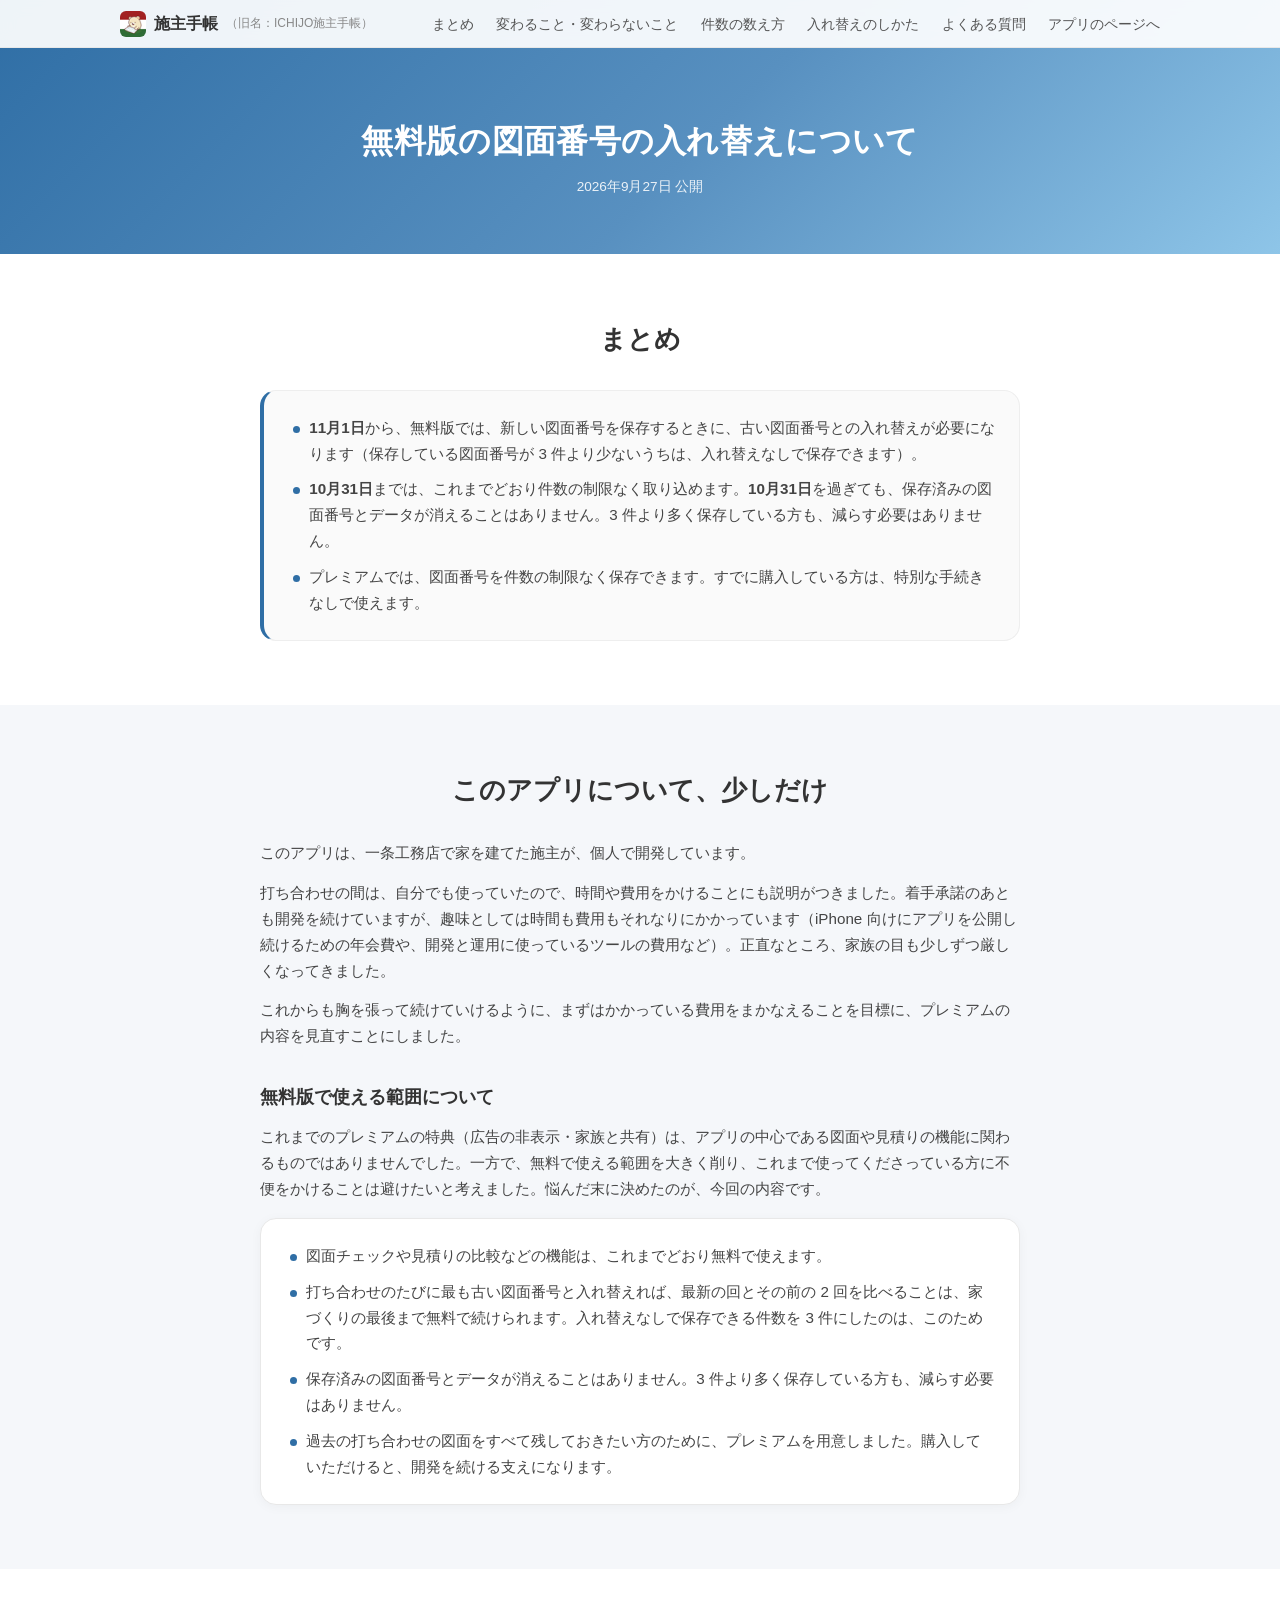
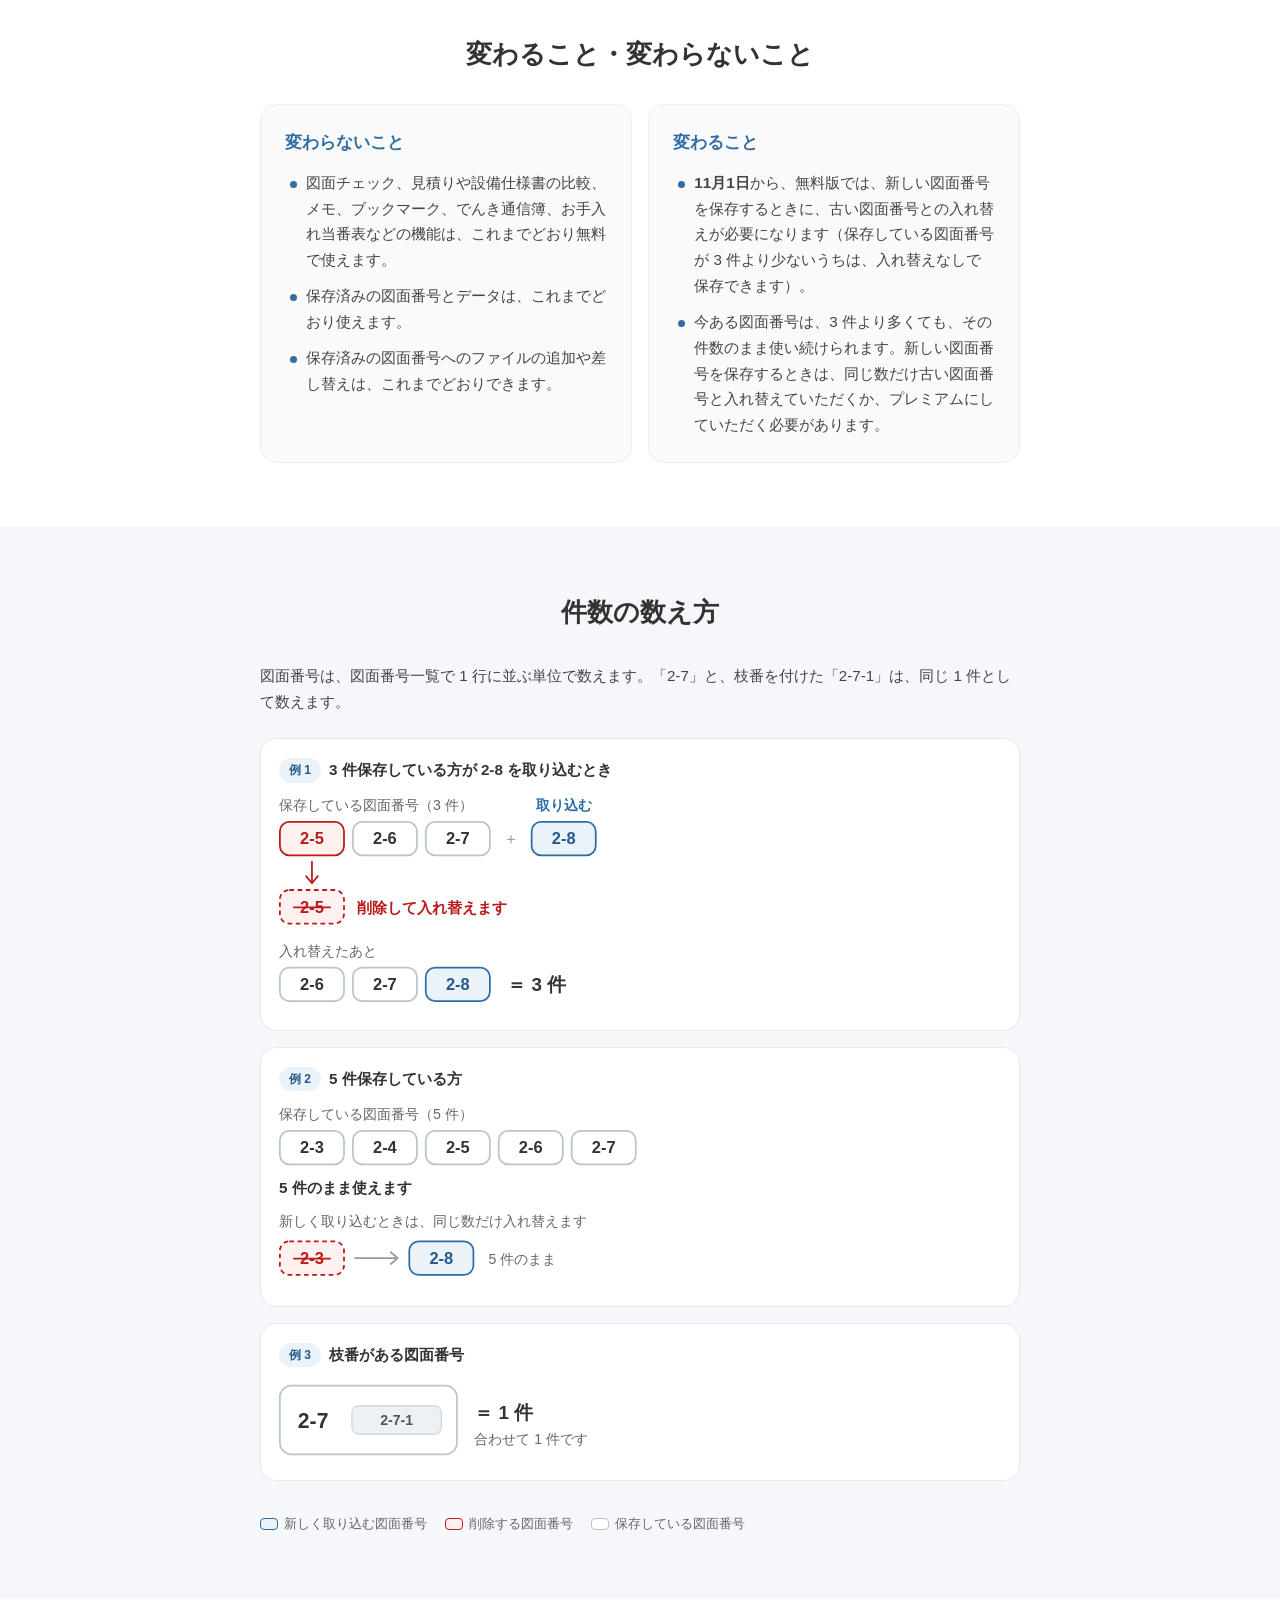
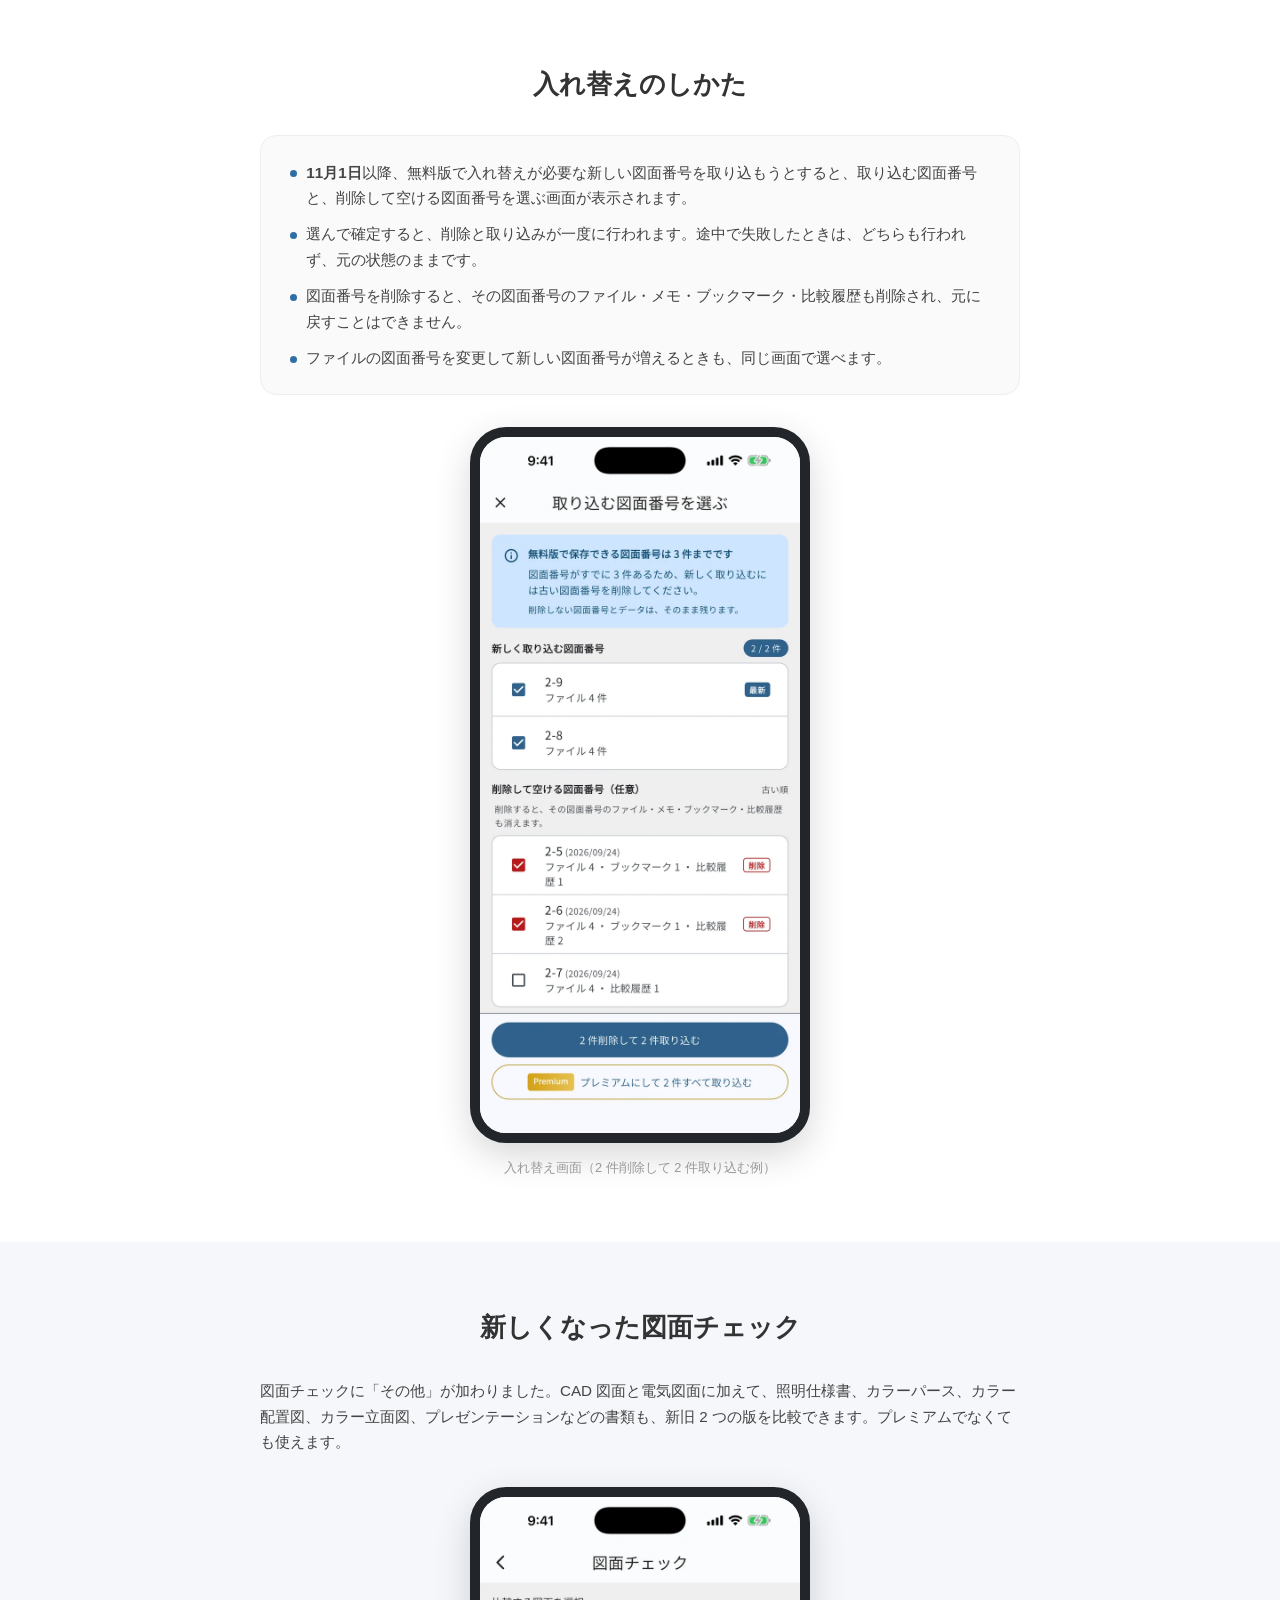
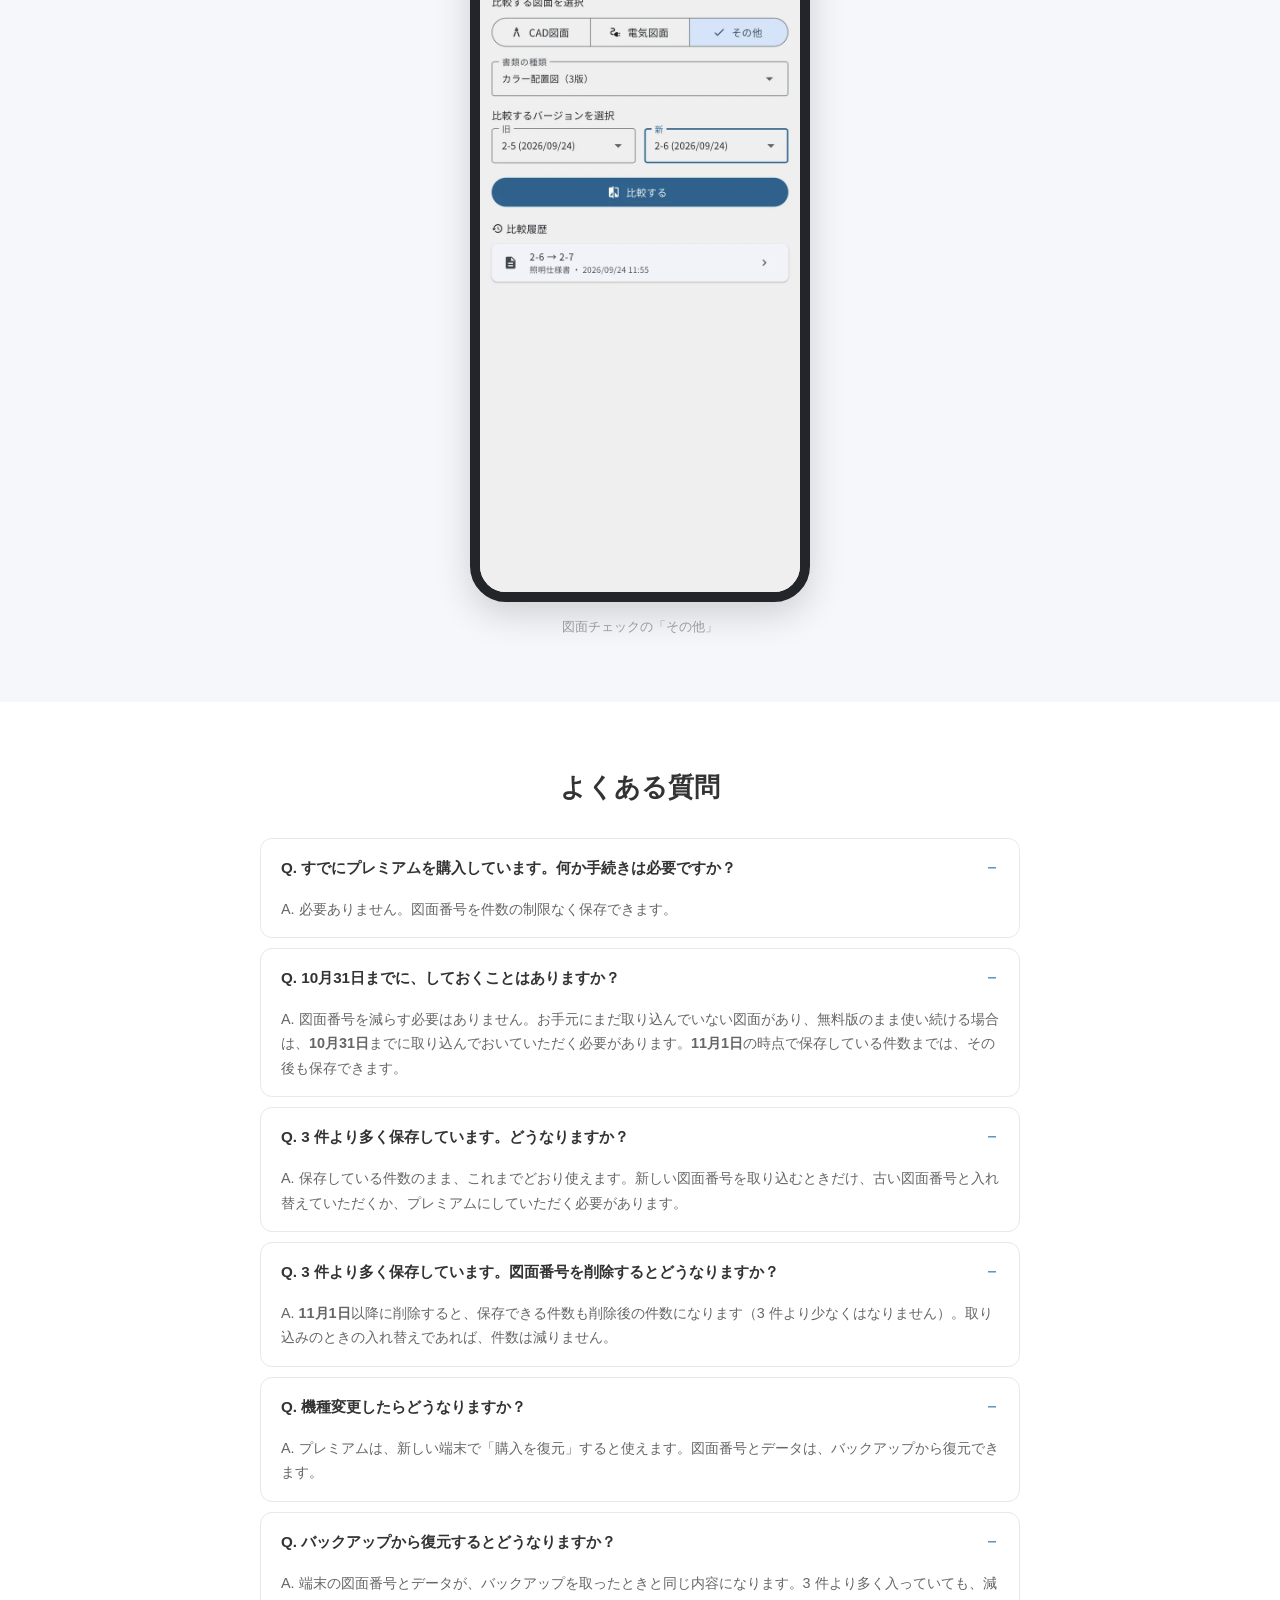
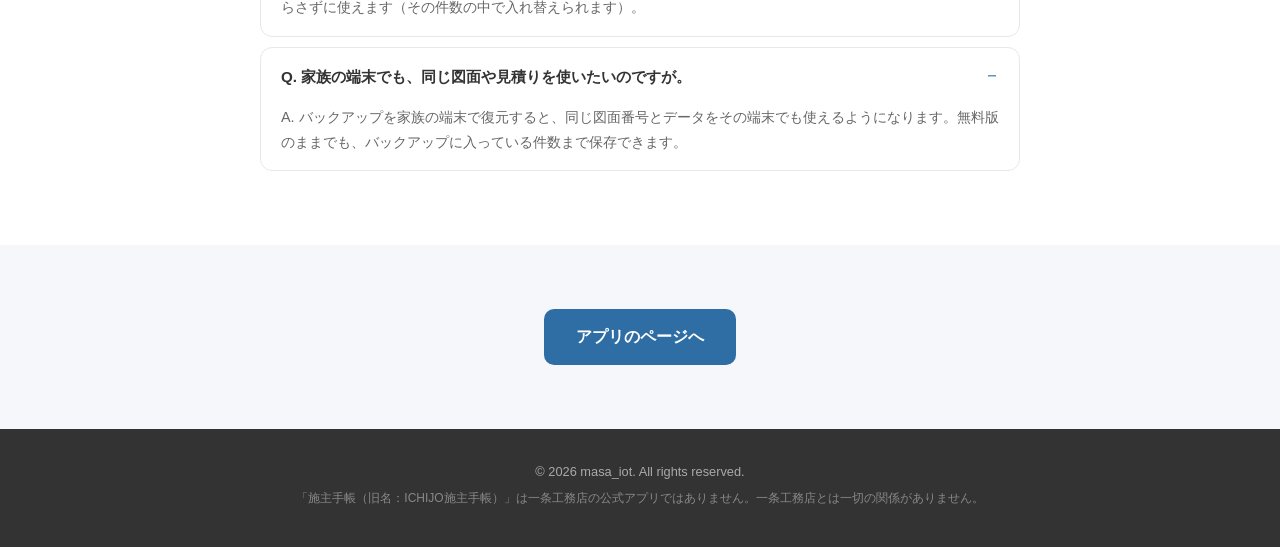
<file: docs/drawing-limit.html>
<!DOCTYPE html>
<html lang="ja">
<head>
<meta charset="UTF-8">
<meta name="viewport" content="width=device-width, initial-scale=1.0">
<title>無料版の図面番号の入れ替えについて - 施主手帳（旧名：ICHIJO施主手帳）</title>
<meta name="description" content="施主手帳（旧名：ICHIJO施主手帳）の無料版で、11月1日から必要になる図面番号の入れ替えについて、変わること・変わらないこと、件数の数え方、入れ替えのしかた、よくある質問をまとめています。">
<link rel="canonical" href="https://ichijo-unofficial.smartolio.jp/drawing-limit.html">
<meta name="theme-color" content="#2F6EA5">
<link rel="icon" type="image/png" sizes="32x32" href="images/favicon-32.png">
<link rel="icon" type="image/png" sizes="192x192" href="images/favicon-192.png">
<link rel="apple-touch-icon" href="images/apple-touch-icon.png">
<!-- OGP -->
<meta property="og:type" content="article">
<meta property="og:url" content="https://ichijo-unofficial.smartolio.jp/drawing-limit.html">
<meta property="og:site_name" content="施主手帳">
<meta property="og:title" content="無料版の図面番号の入れ替えについて - 施主手帳（旧名：ICHIJO施主手帳）">
<meta property="og:description" content="今ある図面番号とデータは消えません。無料版で11月1日から必要になる図面番号の入れ替えについて、変わること・変わらないこと、件数の数え方、入れ替えのしかたをまとめています。">
<meta property="og:image" content="https://ichijo-unofficial.smartolio.jp/images/ogp_drawing_limit.jpg">
<meta property="og:image:width" content="1200">
<meta property="og:image:height" content="630">
<meta property="og:locale" content="ja_JP">
<meta name="twitter:card" content="summary_large_image">
<meta name="twitter:creator" content="@masa_iot">
<style>
  :root{
    --brand:#2F6EA5;
    --brand-dark:#245a8a;
    --brand-light:#8EC5E8;
    --ink:#333;
    --muted:#666;
    --faint:#999;
    --bg:#fafafa;
    --card:#fff;
    --line:#e8e8e8;
    --del:#BA1A1A;
    --del-bg:#FFF1EF;
    --new-bg:#eaf3fa;
  }
  *,*::before,*::after{box-sizing:border-box;margin:0;padding:0}
  html{scroll-behavior:smooth}
  section[id]{scroll-margin-top:64px}
  body{
    font-family:-apple-system,BlinkMacSystemFont,"Hiragino Kaku Gothic ProN","Noto Sans JP",sans-serif;
    color:var(--ink);background:var(--bg);line-height:1.7;
    -webkit-font-smoothing:antialiased;
  }
  a{color:var(--brand);text-decoration:none}
  a:hover{text-decoration:underline}
  img{max-width:100%}

  /* ---- Header ---- */
  header{
    position:fixed;top:0;left:0;right:0;z-index:100;
    background:rgba(255,255,255,.92);backdrop-filter:blur(8px);
    border-bottom:1px solid var(--line);
  }
  .header-inner{
    max-width:1080px;margin:0 auto;padding:10px 20px;
    display:flex;align-items:center;justify-content:space-between;
  }
  .header-logo{
    font-size:1rem;font-weight:700;color:var(--ink);
    display:flex;align-items:center;gap:8px;white-space:nowrap;
  }
  .header-logo img{width:26px;height:26px;border-radius:6px}
  .header-logo .old-name{font-size:.75rem;font-weight:500;color:#888}
  .header-nav a{margin-left:18px;font-size:.875rem;color:#555}
  .header-nav a:hover{color:var(--brand);text-decoration:none}
  .hamburger{
    display:none;background:none;border:none;font-size:1.5rem;
    cursor:pointer;padding:4px 8px;color:var(--ink);
  }
  .mobile-nav{
    display:none;background:#fff;border-top:1px solid #eee;
    padding:12px 20px;
  }
  .mobile-nav.open{display:block}
  .mobile-nav a{
    display:block;padding:10px 0;font-size:.95rem;color:#555;
    border-bottom:1px solid #f0f0f0;
  }
  .mobile-nav a:last-child{border-bottom:none}
  .mobile-nav a:hover{color:var(--brand);text-decoration:none}

  /* ---- Hero ---- */
  .dl-hero{
    padding:120px 20px 56px;
    background:linear-gradient(135deg,#2F6EA5 0%,#5890c0 55%,#8EC5E8 100%);
    color:#fff;
  }
  .dl-hero-inner{max-width:760px;margin:0 auto;text-align:center}
  .dl-hero h1{font-size:2rem;font-weight:800;letter-spacing:.01em;line-height:1.35;text-wrap:balance}
  .nw{white-space:nowrap}
  .article-date{margin-top:12px;font-size:.85rem;opacity:.88}

  /* ---- Section common ---- */
  section{padding:64px 20px}
  .section-inner{max-width:760px;margin:0 auto}
  .section-title{
    font-size:1.6rem;font-weight:800;text-align:center;margin-bottom:28px;color:var(--ink);
  }
  .sub-title{font-size:1.15rem;font-weight:800;color:var(--ink);margin:32px 0 12px}
  .prose p{font-size:.95rem;color:#444;margin-bottom:14px}
  .prose p:last-child{margin-bottom:0}
  .bullets{list-style:none;margin:0}
  .bullets li{
    position:relative;padding-left:1.4em;font-size:.95rem;color:#444;margin-bottom:10px;
  }
  .bullets li:last-child{margin-bottom:0}
  .bullets li::before{
    content:"";position:absolute;left:.3em;top:.72em;width:7px;height:7px;border-radius:50%;
    background:var(--brand);
  }
  .effective-date{font-weight:700}
  .sec-white{background:#fff}
  .sec-gray{background:#f5f7fa}

  /* ---- Cards ---- */
  .card{
    padding:24px;background:var(--card);border:1px solid var(--line);border-radius:16px;
    box-shadow:0 2px 12px rgba(0,0,0,.04);
  }
  .sec-white .card{background:var(--bg);border-color:#eee;box-shadow:none}
  .card + .card{margin-top:16px}
  .card h3{margin:0 0 12px;color:var(--brand);font-size:1.05rem}
  .card.summary{border-left:4px solid var(--brand)}
  .change-grid{display:grid;grid-template-columns:1fr 1fr;gap:16px}
  .change-grid .card + .card{margin-top:0}

  /* ---- Figure: counting ---- */
  .count-figs{display:flex;flex-direction:column;gap:16px;margin-top:24px}
  .count-fig{
    background:#fff;border:1px solid var(--line);border-radius:16px;padding:18px 18px 16px;
  }
  .count-fig h3{font-size:.95rem;font-weight:800;color:var(--ink);margin-bottom:12px}
  .count-fig h3 .ex{
    display:inline-block;font-size:.75rem;font-weight:700;color:var(--brand-dark);
    background:var(--new-bg);border-radius:999px;padding:2px 10px;margin-right:8px;vertical-align:1px;
  }
  .count-fig svg{display:block;width:100%;max-width:400px;height:auto}
  .fig-legend{display:flex;flex-wrap:wrap;gap:8px 18px;margin-top:16px;font-size:.8rem;color:var(--muted)}
  .fig-legend span{display:inline-flex;align-items:center;gap:6px}
  .fig-legend i{display:inline-block;width:18px;height:12px;border-radius:4px;border:1.5px solid}
  .fig-legend .lg-new{background:var(--new-bg);border-color:var(--brand)}
  .fig-legend .lg-del{background:var(--del-bg);border-color:var(--del)}
  .fig-legend .lg-keep{background:#fff;border-color:#b9c4cf}

  /* ---- Figure: screenshot ---- */
  .phone-wrap{display:flex;flex-direction:column;align-items:center;margin-top:32px}
  .shot{
    width:100%;max-width:340px;border:10px solid #22262b;border-radius:36px;overflow:hidden;
    background:#F9F9FF;box-shadow:0 12px 36px rgba(0,0,0,.16);
  }
  .shot img{display:block;width:100%;height:auto}
  .phone-caption{font-size:.8rem;color:var(--faint);margin-top:14px;text-align:center}

  /* ---- FAQ ---- */
  .faq-list{max-width:760px;margin:0 auto}
  .faq-item{
    background:#fff;border:1px solid var(--line);border-radius:12px;
    margin-bottom:10px;overflow:hidden;
  }
  .faq-item summary{
    cursor:pointer;padding:16px 20px;font-size:.95rem;font-weight:700;color:var(--ink);
    list-style:none;position:relative;padding-right:44px;
  }
  .faq-item summary::-webkit-details-marker{display:none}
  .faq-item summary::after{
    content:'＋';position:absolute;right:18px;top:50%;transform:translateY(-50%);
    color:var(--brand);font-weight:400;font-size:1.1rem;transition:transform .2s;
  }
  .faq-item[open] summary::after{content:'－'}
  .faq-item .faq-a{padding:0 20px 16px;font-size:.9rem;color:var(--muted)}

  /* ---- Back link ---- */
  .back{text-align:center}
  .back-btn{
    display:inline-block;padding:14px 32px;background:var(--brand);color:#fff;
    border-radius:10px;font-weight:600;
  }
  .back-btn:hover{opacity:.88;text-decoration:none}

  /* ---- Footer ---- */
  footer{
    background:#333;color:#aaa;text-align:center;
    padding:32px 20px;font-size:.8rem;
  }
  footer p{margin-bottom:6px}
  footer .disclaimer-footer{font-size:.75rem;color:#888}
  footer a{color:#ccc}

  /* ---- Responsive ---- */
  @media(max-width:840px){
    .header-nav{display:none}
    .hamburger{display:block}
  }
  @media(max-width:600px){
    .header-logo .old-name{display:none}
    .dl-hero{padding:96px 16px 40px}
    .dl-hero h1{font-size:1.45rem}
    section{padding:48px 16px}
    .section-title{font-size:1.35rem;margin-bottom:22px}
    .card{padding:20px 18px}
    .change-grid{grid-template-columns:1fr}
    .count-fig{padding:16px 14px 14px}
  }
</style>
<script type="application/ld+json">
{
  "@context": "https://schema.org",
  "@type": "Article",
  "headline": "無料版の図面番号の入れ替えについて",
  "description": "施主手帳（旧名：ICHIJO施主手帳）の無料版で、11月1日から必要になる図面番号の入れ替えについて、変わること・変わらないこと、件数の数え方、入れ替えのしかた、よくある質問をまとめています。",
  "image": "https://ichijo-unofficial.smartolio.jp/images/ogp_drawing_limit.jpg",
  "datePublished": "2026-09-27",
  "dateModified": "2026-09-27",
  "author": {"@type": "Person", "name": "masa_iot", "url": "https://note.com/masa_iot"},
  "mainEntityOfPage": "https://ichijo-unofficial.smartolio.jp/drawing-limit.html",
  "inLanguage": "ja"
}
</script>
</head>
<body>

<!-- Header -->
<header>
  <div class="header-inner">
    <a class="header-logo" href="index.html">
      <img src="images/favicon-32.png" alt="" width="32" height="32">
      施主手帳<small class="old-name">（旧名：ICHIJO施主手帳）</small>
    </a>
    <nav class="header-nav">
      <a href="#summary">まとめ</a>
      <a href="#changes">変わること・変わらないこと</a>
      <a href="#counting">件数の数え方</a>
      <a href="#swap">入れ替えのしかた</a>
      <a href="#faq">よくある質問</a>
      <a href="index.html">アプリのページへ</a>
    </nav>
    <button class="hamburger" onclick="(function(b){var n=document.querySelector('.mobile-nav');n.classList.toggle('open');b.setAttribute('aria-expanded',n.classList.contains('open'));})(this)" aria-label="メニュー" aria-controls="mobile-nav" aria-expanded="false">☰</button>
  </div>
  <nav class="mobile-nav" id="mobile-nav" aria-label="モバイルメニュー">
    <a href="#summary" onclick="document.querySelector('.mobile-nav').classList.remove('open')">まとめ</a>
    <a href="#changes" onclick="document.querySelector('.mobile-nav').classList.remove('open')">変わること・変わらないこと</a>
    <a href="#counting" onclick="document.querySelector('.mobile-nav').classList.remove('open')">件数の数え方</a>
    <a href="#swap" onclick="document.querySelector('.mobile-nav').classList.remove('open')">入れ替えのしかた</a>
    <a href="#faq" onclick="document.querySelector('.mobile-nav').classList.remove('open')">よくある質問</a>
    <a href="index.html">アプリのページへ</a>
  </nav>
</header>

<!-- Hero -->
<section class="dl-hero">
  <div class="dl-hero-inner">
    <h1><span class="nw">無料版の図面番号の</span><span class="nw">入れ替えについて</span></h1>
    <p class="article-date"><time datetime="2026-09-27">2026年9月27日</time> 公開</p>
  </div>
</section>

<!-- まとめ -->
<section class="sec-white" id="summary">
  <div class="section-inner">
    <h2 class="section-title">まとめ</h2>
    <div class="card summary">
      <ul class="bullets">
        <li><span class="effective-date">11月1日</span>から、無料版では、新しい図面番号を保存するときに、古い図面番号との入れ替えが必要になります（保存している図面番号が 3 件より少ないうちは、入れ替えなしで保存できます）。</li>
        <li><span class="effective-date">10月31日</span>までは、これまでどおり件数の制限なく取り込めます。<span class="effective-date">10月31日</span>を過ぎても、保存済みの図面番号とデータが消えることはありません。3 件より多く保存している方も、減らす必要はありません。</li>
        <li>プレミアムでは、図面番号を件数の制限なく保存できます。すでに購入している方は、特別な手続きなしで使えます。</li>
      </ul>
    </div>
  </div>
</section>

<!-- このアプリについて -->
<section class="sec-gray" id="about">
  <div class="section-inner">
    <h2 class="section-title">このアプリについて、少しだけ</h2>
    <div class="prose">
      <p>このアプリは、一条工務店で家を建てた施主が、個人で開発しています。</p>
      <p>打ち合わせの間は、自分でも使っていたので、時間や費用をかけることにも説明がつきました。着手承諾のあとも開発を続けていますが、趣味としては時間も費用もそれなりにかかっています（iPhone 向けにアプリを公開し続けるための年会費や、開発と運用に使っているツールの費用など）。正直なところ、家族の目も少しずつ厳しくなってきました。</p>
      <p>これからも胸を張って続けていけるように、まずはかかっている費用をまかなえることを目標に、プレミアムの内容を見直すことにしました。</p>
    </div>
    <h3 class="sub-title">無料版で使える範囲について</h3>
    <div class="prose">
      <p>これまでのプレミアムの特典（広告の非表示・家族と共有）は、アプリの中心である図面や見積りの機能に関わるものではありませんでした。一方で、無料で使える範囲を大きく削り、これまで使ってくださっている方に不便をかけることは避けたいと考えました。悩んだ末に決めたのが、今回の内容です。</p>
    </div>
    <div class="card" style="margin-top:16px">
      <ul class="bullets">
        <li>図面チェックや見積りの比較などの機能は、これまでどおり無料で使えます。</li>
        <li>打ち合わせのたびに最も古い図面番号と入れ替えれば、最新の回とその前の 2 回を比べることは、家づくりの最後まで無料で続けられます。入れ替えなしで保存できる件数を 3 件にしたのは、このためです。</li>
        <li>保存済みの図面番号とデータが消えることはありません。3 件より多く保存している方も、減らす必要はありません。</li>
        <li>過去の打ち合わせの図面をすべて残しておきたい方のために、プレミアムを用意しました。購入していただけると、開発を続ける支えになります。</li>
      </ul>
    </div>
  </div>
</section>

<!-- 変わること・変わらないこと -->
<section class="sec-white" id="changes">
  <div class="section-inner">
    <h2 class="section-title">変わること・変わらないこと</h2>
    <div class="change-grid">
      <div class="card">
        <h3>変わらないこと</h3>
        <ul class="bullets">
          <li>図面チェック、見積りや設備仕様書の比較、メモ、ブックマーク、でんき通信簿、お手入れ当番表などの機能は、これまでどおり無料で使えます。</li>
          <li>保存済みの図面番号とデータは、これまでどおり使えます。</li>
          <li>保存済みの図面番号へのファイルの追加や差し替えは、これまでどおりできます。</li>
        </ul>
      </div>
      <div class="card">
        <h3>変わること</h3>
        <ul class="bullets">
          <li><span class="effective-date">11月1日</span>から、無料版では、新しい図面番号を保存するときに、古い図面番号との入れ替えが必要になります（保存している図面番号が 3 件より少ないうちは、入れ替えなしで保存できます）。</li>
          <li>今ある図面番号は、3 件より多くても、その件数のまま使い続けられます。新しい図面番号を保存するときは、同じ数だけ古い図面番号と入れ替えていただくか、プレミアムにしていただく必要があります。</li>
        </ul>
      </div>
    </div>
  </div>
</section>

<!-- 件数の数え方 -->
<section class="sec-gray" id="counting">
  <div class="section-inner">
    <h2 class="section-title">件数の数え方</h2>
    <div class="prose">
      <p>図面番号は、図面番号一覧で 1 行に並ぶ単位で数えます。「2-7」と、枝番を付けた「2-7-1」は、同じ 1 件として数えます。</p>
    </div>

    <div class="count-figs">
      <!-- 例 1 -->
      <div class="count-fig">
        <h3><span class="ex">例 1</span>3 件保存している方が 2-8 を取り込むとき</h3>
        <svg viewBox="0 0 340 186" role="img" aria-label="2-5、2-6、2-7 の 3 件を保存している方が 2-8 を取り込むときは、2-5 を削除して入れ替えます。入れ替えたあとは 2-6、2-7、2-8 の 3 件です。" font-family="-apple-system,BlinkMacSystemFont,'Hiragino Kaku Gothic ProN','Noto Sans JP',sans-serif">
          <text x="0" y="13" font-size="12" fill="#666">保存している図面番号（3 件）</text>
          <text x="242" y="13" font-size="12" fill="#2F6EA5" font-weight="700" text-anchor="middle">取り込む</text>
          <g font-size="14" font-weight="700" text-anchor="middle">
            <rect x="0.75" y="22.75" width="54.5" height="28.5" rx="8" fill="#FFF1EF" stroke="#BA1A1A" stroke-width="1.5"/>
            <text x="28" y="42" fill="#BA1A1A">2-5</text>
            <rect x="62.75" y="22.75" width="54.5" height="28.5" rx="8" fill="#fff" stroke="#b9c4cf" stroke-width="1.5"/>
            <text x="90" y="42" fill="#333">2-6</text>
            <rect x="124.75" y="22.75" width="54.5" height="28.5" rx="8" fill="#fff" stroke="#b9c4cf" stroke-width="1.5"/>
            <text x="152" y="42" fill="#333">2-7</text>
            <text x="197" y="42" fill="#999" font-weight="400">＋</text>
            <rect x="214.75" y="22.75" width="54.5" height="28.5" rx="8" fill="#eaf3fa" stroke="#2F6EA5" stroke-width="1.5"/>
            <text x="242" y="42" fill="#245a8a">2-8</text>
          </g>
          <path d="M28 56 V74" stroke="#BA1A1A" stroke-width="1.5" fill="none"/>
          <path d="M23 69 L28 75 L33 69" stroke="#BA1A1A" stroke-width="1.5" fill="none" stroke-linecap="round" stroke-linejoin="round"/>
          <g font-size="14" font-weight="700" text-anchor="middle">
            <rect x="0.75" y="80.75" width="54.5" height="28.5" rx="8" fill="#FFF1EF" stroke="#BA1A1A" stroke-width="1.5" stroke-dasharray="4 3"/>
            <text x="28" y="100" fill="#BA1A1A">2-5</text>
            <path d="M12 95.5 H44" stroke="#BA1A1A" stroke-width="1.5"/>
          </g>
          <text x="66" y="100" font-size="13" fill="#BA1A1A" font-weight="700">削除して入れ替えます</text>
          <text x="0" y="137" font-size="12" fill="#666">入れ替えたあと</text>
          <g font-size="14" font-weight="700" text-anchor="middle">
            <rect x="0.75" y="146.75" width="54.5" height="28.5" rx="8" fill="#fff" stroke="#b9c4cf" stroke-width="1.5"/>
            <text x="28" y="166" fill="#333">2-6</text>
            <rect x="62.75" y="146.75" width="54.5" height="28.5" rx="8" fill="#fff" stroke="#b9c4cf" stroke-width="1.5"/>
            <text x="90" y="166" fill="#333">2-7</text>
            <rect x="124.75" y="146.75" width="54.5" height="28.5" rx="8" fill="#eaf3fa" stroke="#2F6EA5" stroke-width="1.5"/>
            <text x="152" y="166" fill="#245a8a">2-8</text>
          </g>
          <text x="194" y="167" font-size="16" font-weight="800" fill="#333">＝ 3 件</text>
        </svg>
      </div>

      <!-- 例 2 -->
      <div class="count-fig">
        <h3><span class="ex">例 2</span>5 件保存している方</h3>
        <svg viewBox="0 0 340 158" role="img" aria-label="5 件保存している方は、5 件のまま使えます。新しく取り込むときは、同じ数だけ入れ替えます。たとえば 2-3 を削除して 2-8 を取り込みます。" font-family="-apple-system,BlinkMacSystemFont,'Hiragino Kaku Gothic ProN','Noto Sans JP',sans-serif">
          <text x="0" y="13" font-size="12" fill="#666">保存している図面番号（5 件）</text>
          <g font-size="14" font-weight="700" text-anchor="middle">
            <rect x="0.75" y="22.75" width="54.5" height="28.5" rx="8" fill="#fff" stroke="#b9c4cf" stroke-width="1.5"/>
            <text x="28" y="42" fill="#333">2-3</text>
            <rect x="62.75" y="22.75" width="54.5" height="28.5" rx="8" fill="#fff" stroke="#b9c4cf" stroke-width="1.5"/>
            <text x="90" y="42" fill="#333">2-4</text>
            <rect x="124.75" y="22.75" width="54.5" height="28.5" rx="8" fill="#fff" stroke="#b9c4cf" stroke-width="1.5"/>
            <text x="152" y="42" fill="#333">2-5</text>
            <rect x="186.75" y="22.75" width="54.5" height="28.5" rx="8" fill="#fff" stroke="#b9c4cf" stroke-width="1.5"/>
            <text x="214" y="42" fill="#333">2-6</text>
            <rect x="248.75" y="22.75" width="54.5" height="28.5" rx="8" fill="#fff" stroke="#b9c4cf" stroke-width="1.5"/>
            <text x="276" y="42" fill="#333">2-7</text>
          </g>
          <text x="0" y="76" font-size="13" font-weight="700" fill="#333">5 件のまま使えます</text>
          <text x="0" y="104" font-size="12" fill="#666">新しく取り込むときは、同じ数だけ入れ替えます</text>
          <g font-size="14" font-weight="700" text-anchor="middle">
            <rect x="0.75" y="116.75" width="54.5" height="28.5" rx="8" fill="#FFF1EF" stroke="#BA1A1A" stroke-width="1.5" stroke-dasharray="4 3"/>
            <text x="28" y="136" fill="#BA1A1A">2-3</text>
            <path d="M12 131.5 H44" stroke="#BA1A1A" stroke-width="1.5"/>
            <rect x="110.75" y="116.75" width="54.5" height="28.5" rx="8" fill="#eaf3fa" stroke="#2F6EA5" stroke-width="1.5"/>
            <text x="138" y="136" fill="#245a8a">2-8</text>
          </g>
          <path d="M64 131 H100" stroke="#999" stroke-width="1.5" fill="none"/>
          <path d="M95 126 L101 131 L95 136" stroke="#999" stroke-width="1.5" fill="none" stroke-linecap="round" stroke-linejoin="round"/>
          <text x="178" y="136" font-size="12" fill="#666">5 件のまま</text>
        </svg>
      </div>

      <!-- 例 3 -->
      <div class="count-fig">
        <h3><span class="ex">例 3</span>枝番がある図面番号</h3>
        <svg viewBox="0 0 340 72" role="img" aria-label="2-7 と、枝番を付けた 2-7-1 は、合わせて 1 件として数えます。" font-family="-apple-system,BlinkMacSystemFont,'Hiragino Kaku Gothic ProN','Noto Sans JP',sans-serif">
          <rect x="0.75" y="4.75" width="150.5" height="58.5" rx="10" fill="#fff" stroke="#b9c4cf" stroke-width="1.5"/>
          <text x="16" y="41" font-size="18" font-weight="800" fill="#333">2-7</text>
          <rect x="62" y="22" width="76" height="24" rx="6" fill="#eef1f4" stroke="#c9d3dd"/>
          <text x="100" y="38.5" font-size="12" font-weight="700" fill="#555" text-anchor="middle">2-7-1</text>
          <text x="166" y="33" font-size="16" font-weight="800" fill="#333">＝ 1 件</text>
          <text x="166" y="54" font-size="12" fill="#666">合わせて 1 件です</text>
        </svg>
      </div>

      <div class="fig-legend" aria-hidden="true">
        <span><i class="lg-new"></i>新しく取り込む図面番号</span>
        <span><i class="lg-del"></i>削除する図面番号</span>
        <span><i class="lg-keep"></i>保存している図面番号</span>
      </div>
    </div>
  </div>
</section>

<!-- 入れ替えのしかた -->
<section class="sec-white" id="swap">
  <div class="section-inner">
    <h2 class="section-title">入れ替えのしかた</h2>
    <div class="card">
      <ul class="bullets">
        <li><span class="effective-date">11月1日</span>以降、無料版で入れ替えが必要な新しい図面番号を取り込もうとすると、取り込む図面番号と、削除して空ける図面番号を選ぶ画面が表示されます。</li>
        <li>選んで確定すると、削除と取り込みが一度に行われます。途中で失敗したときは、どちらも行われず、元の状態のままです。</li>
        <li>図面番号を削除すると、その図面番号のファイル・メモ・ブックマーク・比較履歴も削除され、元に戻すことはできません。</li>
        <li>ファイルの図面番号を変更して新しい図面番号が増えるときも、同じ画面で選べます。</li>
      </ul>
    </div>

    <figure class="phone-wrap">
      <div class="shot">
        <img src="images/drawing_swap_import.webp" width="720" height="1564" alt="入れ替え画面。保存している 2-5、2-6、2-7 のうち 2-5 と 2-6 を削除し、新しい 2-8 と 2-9 を取り込む選択をしている状態です。下のボタンは「2 件削除して 2 件取り込む」と「プレミアムにして 2 件すべて取り込む」です。" loading="lazy" decoding="async">
      </div>
      <figcaption class="phone-caption">入れ替え画面（2 件削除して 2 件取り込む例）</figcaption>
    </figure>
  </div>
</section>

<!-- 新しくなった図面チェック -->
<section class="sec-gray" id="diff-check">
  <div class="section-inner">
    <h2 class="section-title">新しくなった図面チェック</h2>
    <div class="prose">
      <p>図面チェックに「その他」が加わりました。CAD 図面と電気図面に加えて、照明仕様書、カラーパース、カラー配置図、カラー立面図、プレゼンテーションなどの書類も、新旧 2 つの版を比較できます。プレミアムでなくても使えます。</p>
    </div>
    <figure class="phone-wrap">
      <div class="shot">
        <img src="images/diff_select_other.webp" width="720" height="1564" alt="図面チェックの「その他」を選んだ画面。書類の種類でカラー配置図を選び、比べる 2 つの版を選んでいます。下の比較履歴には、照明仕様書の比較が並んでいます。" loading="lazy" decoding="async">
      </div>
      <figcaption class="phone-caption">図面チェックの「その他」</figcaption>
    </figure>
  </div>
</section>

<!-- FAQ -->
<section class="sec-white" id="faq">
  <div class="section-inner">
    <h2 class="section-title">よくある質問</h2>
    <div class="faq-list">

      <details class="faq-item" open>
        <summary>Q. すでにプレミアムを購入しています。何か手続きは必要ですか？</summary>
        <p class="faq-a">A. 必要ありません。図面番号を件数の制限なく保存できます。</p>
      </details>

      <details class="faq-item" open>
        <summary>Q. <span class="effective-date">10月31日</span>までに、しておくことはありますか？</summary>
        <p class="faq-a">A. 図面番号を減らす必要はありません。お手元にまだ取り込んでいない図面があり、無料版のまま使い続ける場合は、<span class="effective-date">10月31日</span>までに取り込んでおいていただく必要があります。<span class="effective-date">11月1日</span>の時点で保存している件数までは、その後も保存できます。</p>
      </details>

      <details class="faq-item" open>
        <summary>Q. 3 件より多く保存しています。どうなりますか？</summary>
        <p class="faq-a">A. 保存している件数のまま、これまでどおり使えます。新しい図面番号を取り込むときだけ、古い図面番号と入れ替えていただくか、プレミアムにしていただく必要があります。</p>
      </details>

      <details class="faq-item" open>
        <summary>Q. 3 件より多く保存しています。図面番号を削除するとどうなりますか？</summary>
        <p class="faq-a">A. <span class="effective-date">11月1日</span>以降に削除すると、保存できる件数も削除後の件数になります（3 件より少なくはなりません）。取り込みのときの入れ替えであれば、件数は減りません。</p>
      </details>

      <details class="faq-item" open>
        <summary>Q. 機種変更したらどうなりますか？</summary>
        <p class="faq-a">A. プレミアムは、新しい端末で「購入を復元」すると使えます。図面番号とデータは、バックアップから復元できます。</p>
      </details>

      <details class="faq-item" open>
        <summary>Q. バックアップから復元するとどうなりますか？</summary>
        <p class="faq-a">A. 端末の図面番号とデータが、バックアップを取ったときと同じ内容になります。3 件より多く入っていても、減らさずに使えます（その件数の中で入れ替えられます）。</p>
      </details>

      <details class="faq-item" open>
        <summary>Q. 家族の端末でも、同じ図面や見積りを使いたいのですが。</summary>
        <p class="faq-a">A. バックアップを家族の端末で復元すると、同じ図面番号とデータをその端末でも使えるようになります。無料版のままでも、バックアップに入っている件数まで保存できます。</p>
      </details>

    </div>
  </div>
</section>

<!-- Back to top -->
<section class="sec-gray back">
  <a class="back-btn" href="index.html">アプリのページへ</a>
</section>

<!-- Footer -->
<footer>
  <p>&copy; 2026 masa_iot. All rights reserved.</p>
  <p class="disclaimer-footer">「施主手帳（旧名：ICHIJO施主手帳）」は一条工務店の公式アプリではありません。一条工務店とは一切の関係がありません。</p>
</footer>

<!-- Cloudflare Web Analytics --><script type='module' src='https://static.cloudflareinsights.com/beacon.min.js' data-cf-beacon='{"token": "73d5f13377704e23a17468d3ed2185f7"}'></script><!-- End Cloudflare Web Analytics -->
</body>
</html>
</file>
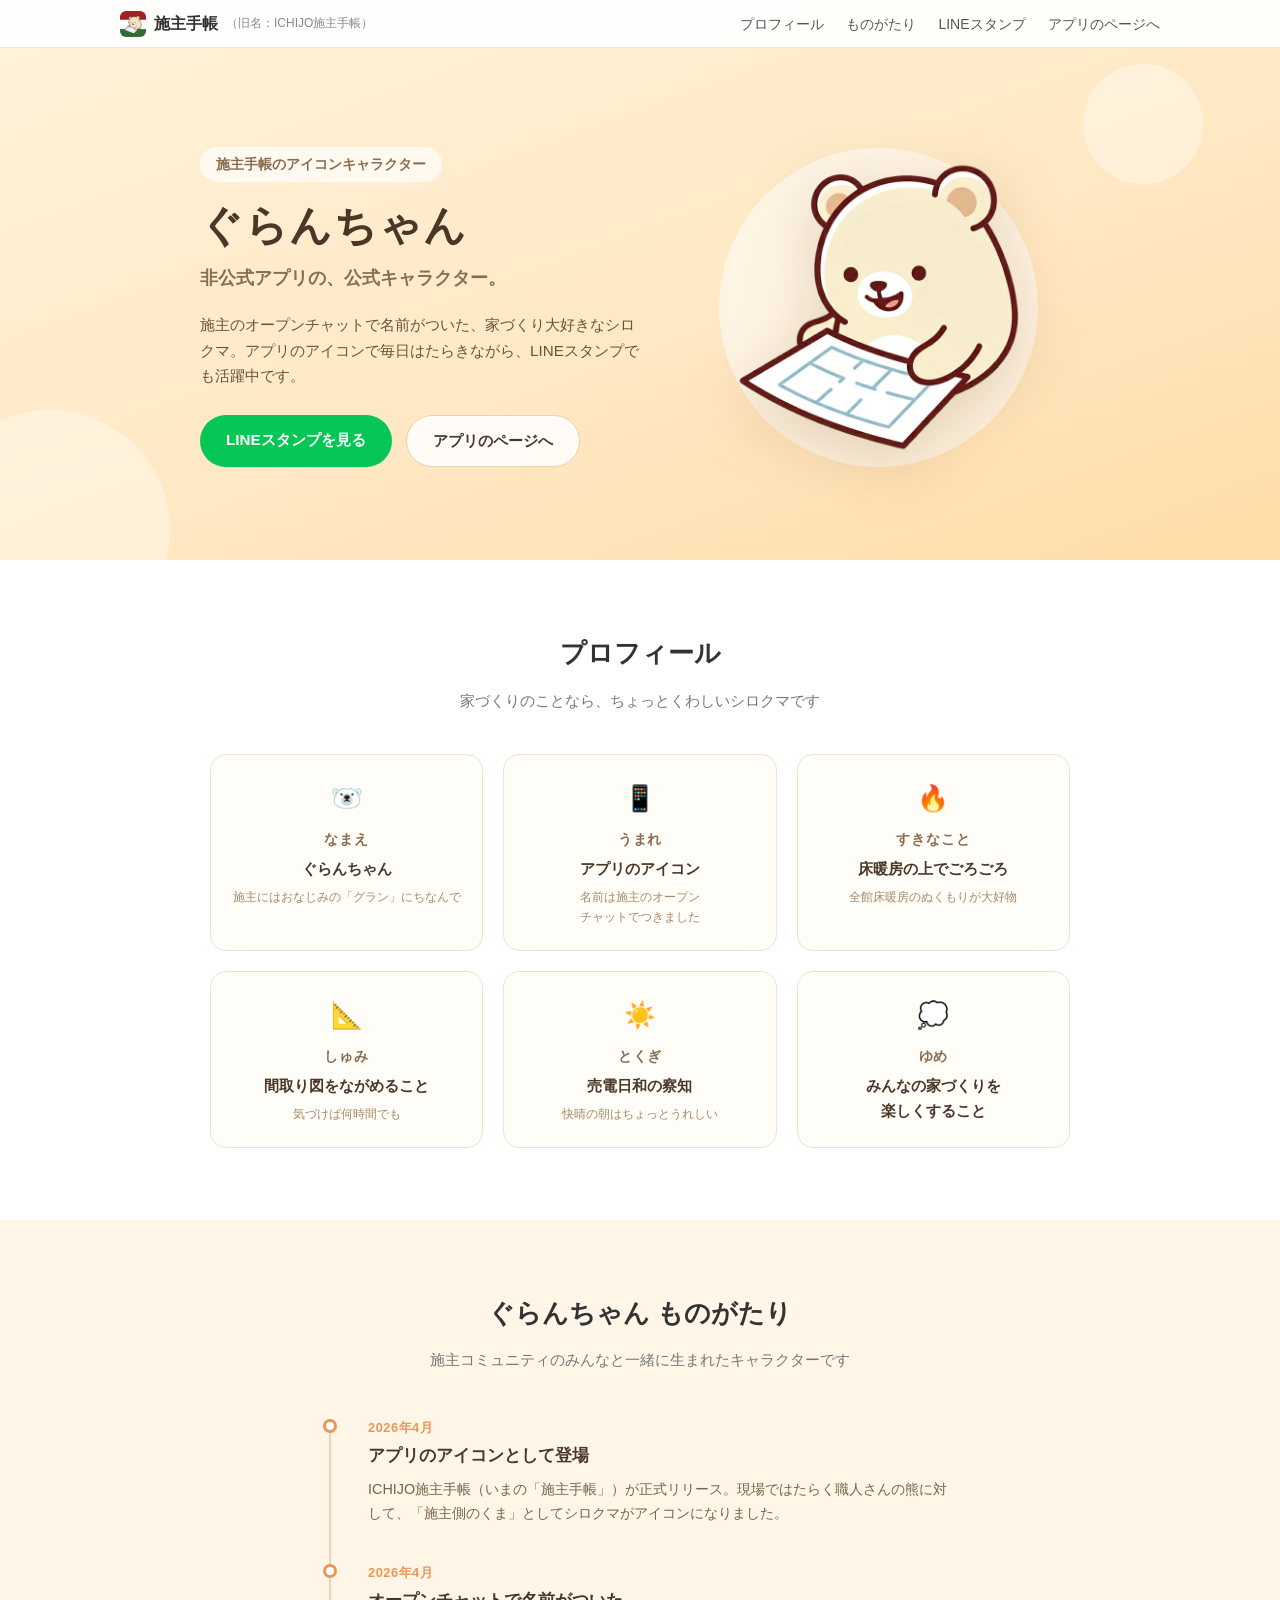
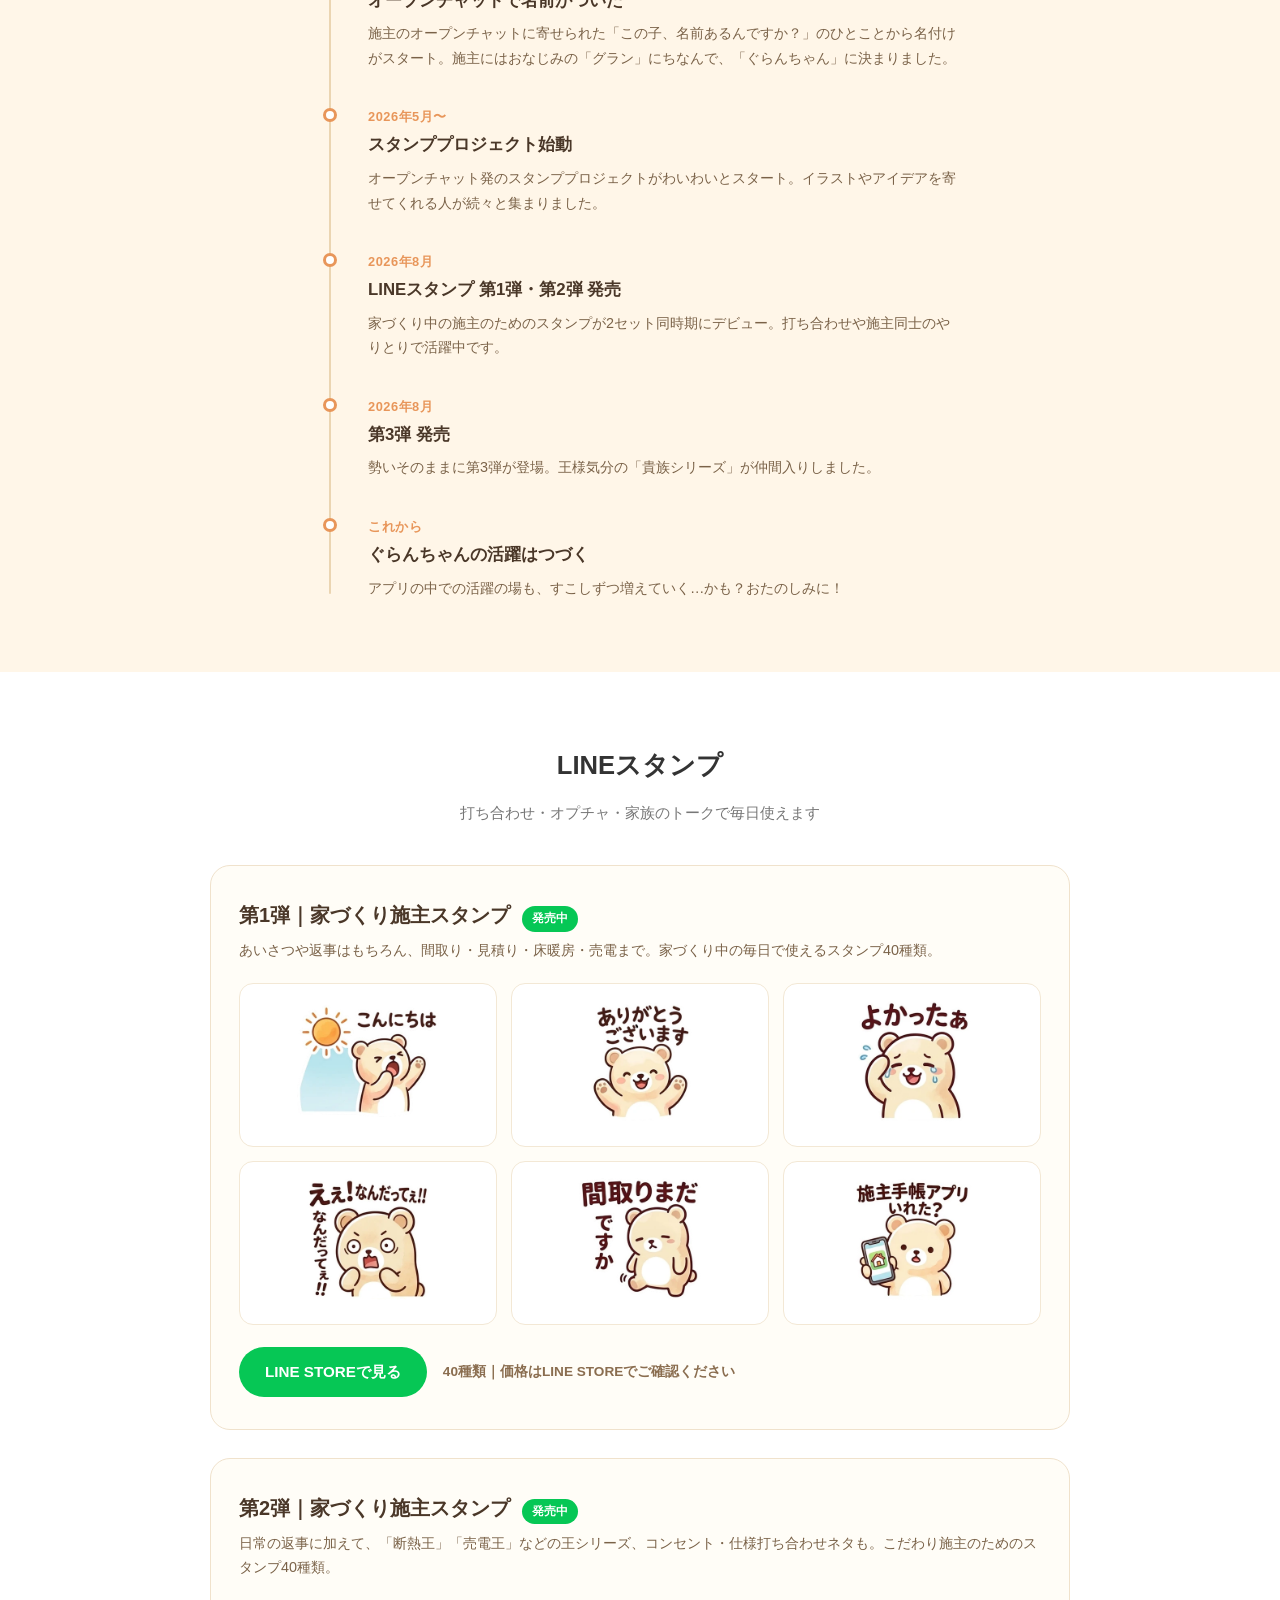
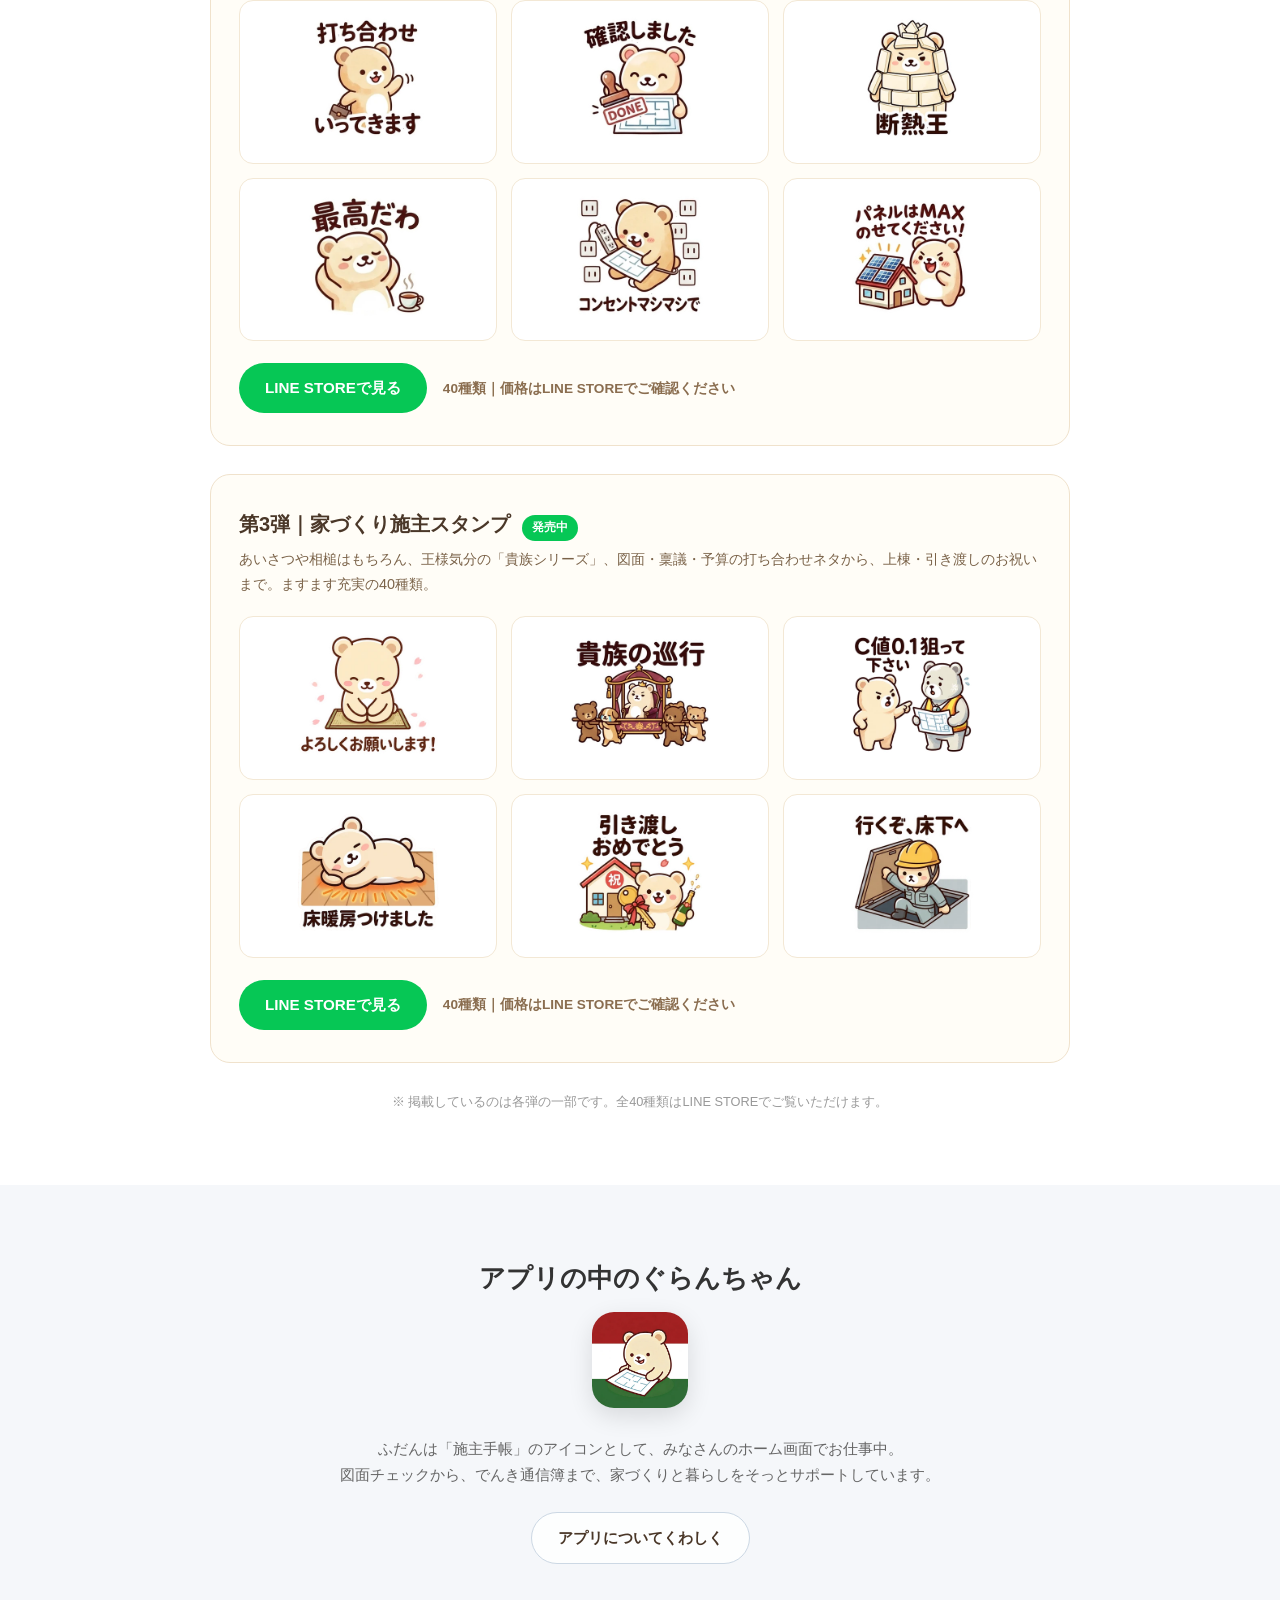
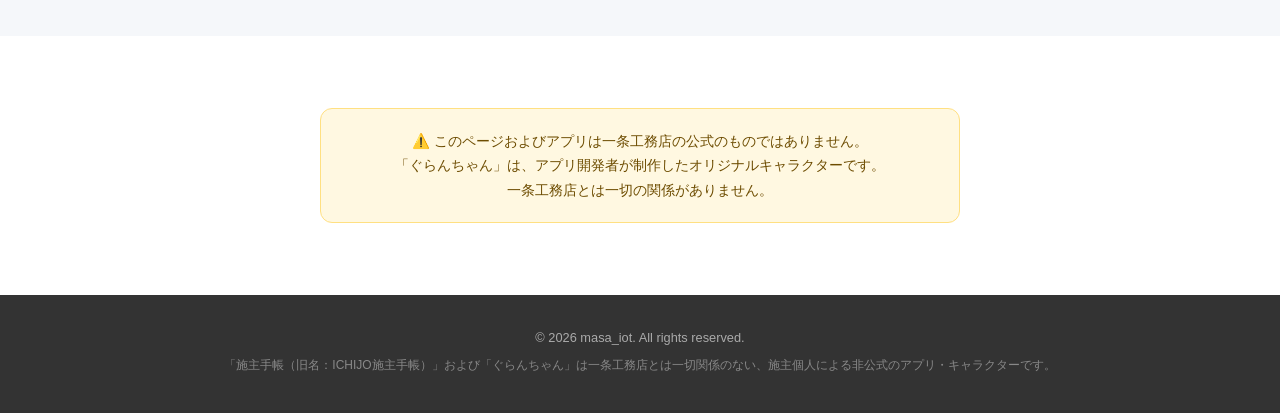
<file: docs/granchan.html>
<!DOCTYPE html>
<html lang="ja">
<head>
<meta charset="UTF-8">
<meta name="viewport" content="width=device-width, initial-scale=1.0">
<title>ぐらんちゃん - 施主手帳（旧名：ICHIJO施主手帳）のキャラクター</title>
<meta name="description" content="施主手帳（旧名：ICHIJO施主手帳）のアイコンキャラクター「ぐらんちゃん」の特設ページ。施主のオープンチャットで名づけられたシロクマの誕生ストーリーと、LINEスタンプ（第1弾〜第3弾発売中）をご紹介します。">
<link rel="canonical" href="https://ichijo-unofficial.smartolio.jp/granchan.html">
<meta name="theme-color" content="#2F6EA5">
<link rel="icon" type="image/png" sizes="32x32" href="images/favicon-32.png">
<link rel="icon" type="image/png" sizes="192x192" href="images/favicon-192.png">
<link rel="apple-touch-icon" href="images/apple-touch-icon.png">
<!-- OGP -->
<meta property="og:type" content="website">
<meta property="og:url" content="https://ichijo-unofficial.smartolio.jp/granchan.html">
<meta property="og:site_name" content="施主手帳">
<meta property="og:title" content="ぐらんちゃん - 施主手帳（旧名：ICHIJO施主手帳）のキャラクター">
<meta property="og:description" content="施主のオープンチャットで名づけられたシロクマ「ぐらんちゃん」。誕生ストーリーとLINEスタンプ（第1弾〜第3弾発売中）をご紹介。">
<meta property="og:image" content="https://ichijo-unofficial.smartolio.jp/images/granchan_ogp.jpg">
<meta property="og:image:width" content="1200">
<meta property="og:image:height" content="630">
<meta property="og:locale" content="ja_JP">
<meta name="twitter:card" content="summary_large_image">
<meta name="twitter:creator" content="@masa_iot">
<style>
  :root{
    --brand:#2F6EA5;
    --brand-dark:#245a8a;
    --ink:#333;
    --muted:#666;
    --faint:#999;
    --bg:#fafafa;
    --card:#fff;
    --line:#e8e8e8;
    --warm-ink:#4A3728;
    --warm-muted:#8A6D4F;
    --warm-bg:#FFF6E8;
    --warm-card:#FFFdf7;
    --warm-line:#F0E2CC;
    --line-green:#06C755;
  }
  *,*::before,*::after{box-sizing:border-box;margin:0;padding:0}
  html{scroll-behavior:smooth}
  section[id]{scroll-margin-top:64px}
  body{
    font-family:-apple-system,BlinkMacSystemFont,"Hiragino Kaku Gothic ProN","Noto Sans JP",sans-serif;
    color:var(--ink);background:var(--bg);line-height:1.7;
    -webkit-font-smoothing:antialiased;
  }
  a{color:var(--brand);text-decoration:none}
  a:hover{text-decoration:underline}
  img{max-width:100%}

  /* ---- Header ---- */
  header{
    position:fixed;top:0;left:0;right:0;z-index:100;
    background:rgba(255,255,255,.92);backdrop-filter:blur(8px);
    border-bottom:1px solid var(--line);
  }
  .header-inner{
    max-width:1080px;margin:0 auto;padding:10px 20px;
    display:flex;align-items:center;justify-content:space-between;
  }
  .header-logo{
    font-size:1rem;font-weight:700;color:var(--ink);
    display:flex;align-items:center;gap:8px;
  }
  .header-logo img{width:26px;height:26px;border-radius:6px}
  .header-logo .old-name{font-size:.75rem;font-weight:500;color:#888}
  .header-nav a{margin-left:18px;font-size:.875rem;color:#555}
  .header-nav a:hover{color:var(--brand);text-decoration:none}
  .hamburger{
    display:none;background:none;border:none;font-size:1.5rem;
    cursor:pointer;padding:4px 8px;color:var(--ink);
  }
  .mobile-nav{
    display:none;background:#fff;border-top:1px solid #eee;
    padding:12px 20px;
  }
  .mobile-nav.open{display:block}
  .mobile-nav a{
    display:block;padding:10px 0;font-size:.95rem;color:#555;
    border-bottom:1px solid #f0f0f0;
  }
  .mobile-nav a:last-child{border-bottom:none}
  .mobile-nav a:hover{color:var(--brand);text-decoration:none}

  /* ---- Hero ---- */
  .gc-hero{
    position:relative;
    padding:130px 32px 76px;
    background:linear-gradient(160deg,#FFF3DC 0%,#FFE7C2 60%,#FFDCA8 100%);
    color:var(--warm-ink);overflow:hidden;
  }
  .gc-hero::before,.gc-hero::after{
    content:'';position:absolute;border-radius:50%;
    background:rgba(255,255,255,.35);pointer-events:none;
  }
  .gc-hero::before{width:240px;height:240px;left:-70px;bottom:-90px}
  .gc-hero::after{width:120px;height:120px;right:6%;top:64px}
  .gc-hero-inner{
    max-width:880px;margin:0 auto;position:relative;
    display:grid;grid-template-columns:1.05fr .95fr;gap:32px;align-items:center;
  }
  .gc-hero-text{padding:12px 0}
  .gc-hero .kicker{
    display:inline-block;font-size:.85rem;font-weight:700;
    background:rgba(255,255,255,.7);border-radius:999px;
    padding:6px 16px;margin-bottom:18px;color:var(--warm-muted);
  }
  .gc-hero h1{font-size:2.6rem;font-weight:800;letter-spacing:.04em;line-height:1.25;margin-bottom:10px}
  .gc-hero .tagline{font-size:1.15rem;font-weight:700;color:var(--warm-muted);margin-bottom:18px}
  .gc-hero .lead{font-size:.95rem;color:#6d5237;margin-bottom:26px;max-width:30em}
  .gc-hero-cta{display:flex;gap:14px;flex-wrap:wrap}
  .btn{
    display:inline-block;padding:12px 26px;border-radius:999px;
    font-size:.95rem;font-weight:700;transition:opacity .15s;
  }
  .btn:hover{opacity:.88;text-decoration:none}
  .btn-line{background:var(--line-green);color:#fff}
  .btn-ghost{background:rgba(255,255,255,.85);color:var(--warm-ink);border:1px solid #E8D3B0}
  .gc-hero-img{display:flex;justify-content:center}
  .gc-hero-figure{
    position:relative;width:min(400px,88%);aspect-ratio:1;
    display:flex;align-items:center;justify-content:center;
  }
  .gc-hero-figure::before{
    content:'';position:absolute;inset:5%;
    background:rgba(255,255,255,.55);border-radius:50%;
  }
  .gc-hero-figure img{
    position:relative;width:86%;height:auto;
    filter:drop-shadow(0 16px 32px rgba(122,84,32,.22));
    animation:gc-float 5s ease-in-out infinite;
  }
  @keyframes gc-float{
    0%,100%{transform:translateY(0)}
    50%{transform:translateY(-9px)}
  }
  @media(prefers-reduced-motion:reduce){
    .gc-hero-figure img{animation:none}
  }

  /* ---- Section common ---- */
  section{padding:72px 20px}
  .section-inner{max-width:1000px;margin:0 auto}
  .section-title{
    font-size:1.6rem;font-weight:800;text-align:center;margin-bottom:12px;color:var(--ink);
  }
  .section-subtitle{
    text-align:center;color:#777;margin-bottom:40px;font-size:.95rem;
  }

  /* ---- Profile ---- */
  .profile{background:#fff}
  .profile-grid{
    display:grid;grid-template-columns:repeat(3,1fr);gap:20px;max-width:860px;margin:0 auto;
  }
  .profile-card{
    background:var(--warm-card);border:1px solid var(--warm-line);border-radius:16px;
    padding:22px 20px;text-align:center;
  }
  .profile-card .p-icon{font-size:1.6rem;display:block;margin-bottom:8px}
  .profile-card h3{font-size:.85rem;color:var(--warm-muted);margin-bottom:6px;letter-spacing:.06em}
  .profile-card p{font-size:.95rem;font-weight:700;color:var(--warm-ink);line-height:1.6;text-wrap:balance}
  .profile-card small{display:block;font-size:.78rem;font-weight:400;color:#a58a68;margin-top:6px;text-wrap:balance}

  /* ---- Story ---- */
  .story{background:var(--warm-bg)}
  .timeline{max-width:640px;margin:0 auto;position:relative;padding-left:28px}
  .timeline::before{
    content:'';position:absolute;left:9px;top:6px;bottom:6px;width:2px;
    background:#EBD5B2;border-radius:1px;
  }
  .timeline-item{position:relative;padding:0 0 32px 20px}
  .timeline-item:last-child{padding-bottom:0}
  .timeline-item::before{
    content:'';position:absolute;left:-25px;top:6px;width:14px;height:14px;
    background:#fff;border:3px solid #E8965A;border-radius:50%;
  }
  .timeline-item .t-when{font-size:.8rem;font-weight:700;color:#E8965A;letter-spacing:.04em}
  .timeline-item h3{font-size:1.05rem;color:var(--warm-ink);margin:2px 0 6px}
  .timeline-item p{font-size:.9rem;color:#7a6248}

  /* ---- Stickers ---- */
  .stickers{background:#fff}
  .sticker-card{
    background:var(--warm-card);border:1px solid var(--warm-line);border-radius:20px;
    padding:32px 28px;max-width:860px;margin:0 auto 28px;
  }
  .sticker-head{display:flex;align-items:baseline;gap:12px;flex-wrap:wrap;margin-bottom:6px}
  .sticker-head h3{font-size:1.25rem;color:var(--warm-ink)}
  .sticker-head .badge{
    font-size:.72rem;font-weight:700;color:#fff;background:var(--line-green);
    padding:3px 10px;border-radius:999px;
  }
  .sticker-card > p{font-size:.9rem;color:#7a6248;margin-bottom:20px}
  .sticker-grid{
    display:grid;grid-template-columns:repeat(3,1fr);gap:14px;margin-bottom:22px;
  }
  .sticker-grid figure{
    background:#fff;border:1px solid #F3E8D5;border-radius:14px;
    padding:12px 10px;text-align:center;
    transition:transform .18s ease,box-shadow .18s ease;
  }
  .sticker-grid figure:hover{
    transform:translateY(-4px) rotate(-1deg);
    box-shadow:0 10px 22px rgba(122,84,32,.12);
  }
  .sticker-grid img{width:100%;max-width:150px;height:auto}
  .sticker-foot{display:flex;align-items:center;gap:16px;flex-wrap:wrap}
  .sticker-foot .price{font-size:.85rem;color:var(--warm-muted);font-weight:700}
  .sticker-note{
    text-align:center;font-size:.8rem;color:var(--faint);max-width:860px;margin:0 auto;
  }
  .sticker-card.coming{
    text-align:center;padding:26px 28px;
    background:#fff;border-style:dashed;border-color:#E5D5BC;
  }
  .sticker-card.coming h3{font-size:1.05rem;color:var(--warm-muted);margin-bottom:4px}
  .sticker-card.coming p{margin:0;font-size:.85rem;color:#a58a68}

  /* ---- In app ---- */
  .inapp{background:#f5f7fa}
  .inapp-content{
    max-width:640px;margin:0 auto;text-align:center;
  }
  .inapp-content img{
    width:96px;height:96px;border-radius:22px;
    box-shadow:0 8px 24px rgba(0,0,0,.12);margin-bottom:20px;
  }
  .inapp-content p{font-size:.95rem;color:var(--muted);margin-bottom:24px}

  /* ---- Disclaimer ---- */
  .gc-about{background:#fff}
  .disclaimer{
    background:#FFF8E1;border:1px solid #FFE082;border-radius:12px;
    padding:20px 24px;font-size:.9rem;color:#6D4C00;
    max-width:640px;margin:0 auto;text-align:center;
  }

  /* ---- Footer ---- */
  footer{
    background:#333;color:#aaa;text-align:center;
    padding:32px 20px;font-size:.8rem;
  }
  footer p{margin-bottom:6px}
  footer .disclaimer-footer{font-size:.75rem;color:#888}
  footer a{color:#ccc}

  /* ---- Responsive ---- */
  @media(max-width:840px){
    .gc-hero-inner{grid-template-columns:1fr;gap:0}
    .gc-hero-text{padding:12px 0 8px;text-align:center}
    .gc-hero .lead{margin-left:auto;margin-right:auto}
    .gc-hero-cta{justify-content:center}
    .gc-hero-img{padding-top:28px}
    .gc-hero-figure{width:min(300px,76%)}
    .profile-grid{grid-template-columns:repeat(2,1fr)}
  }
  @media(max-width:600px){
    .header-logo .old-name{display:none}
    .gc-hero{padding:96px 20px 56px}
    .gc-hero h1{font-size:1.9rem}
    .gc-hero .tagline{font-size:1rem}
    .header-nav{display:none}
    .hamburger{display:block}
    section{padding:56px 16px}
    .profile-grid{grid-template-columns:1fr 1fr;gap:12px}
    .sticker-card{padding:24px 18px}
    .sticker-grid{gap:10px}
    .sticker-grid figure{padding:8px 6px;border-radius:10px}
  }
</style>
</head>
<body>

<!-- Header -->
<header>
  <div class="header-inner">
    <a class="header-logo" href="index.html">
      <img src="images/favicon-32.png" alt="" width="32" height="32">
      施主手帳<small class="old-name">（旧名：ICHIJO施主手帳）</small>
    </a>
    <nav class="header-nav">
      <a href="#profile">プロフィール</a>
      <a href="#story">ものがたり</a>
      <a href="#stickers">LINEスタンプ</a>
      <a href="index.html">アプリのページへ</a>
    </nav>
    <button class="hamburger" onclick="(function(b){var n=document.querySelector('.mobile-nav');n.classList.toggle('open');b.setAttribute('aria-expanded',n.classList.contains('open'));})(this)" aria-label="メニュー" aria-controls="mobile-nav" aria-expanded="false">☰</button>
  </div>
  <nav class="mobile-nav" id="mobile-nav" aria-label="モバイルメニュー">
    <a href="#profile" onclick="document.querySelector('.mobile-nav').classList.remove('open')">プロフィール</a>
    <a href="#story" onclick="document.querySelector('.mobile-nav').classList.remove('open')">ものがたり</a>
    <a href="#stickers" onclick="document.querySelector('.mobile-nav').classList.remove('open')">LINEスタンプ</a>
    <a href="index.html">アプリのページへ</a>
  </nav>
</header>

<!-- Hero -->
<section class="gc-hero">
  <div class="gc-hero-inner">
    <div class="gc-hero-text">
      <span class="kicker">施主手帳のアイコンキャラクター</span>
      <h1>ぐらんちゃん</h1>
      <p class="tagline">非公式アプリの、公式キャラクター。</p>
      <p class="lead">施主のオープンチャットで名前がついた、家づくり大好きなシロクマ。アプリのアイコンで毎日はたらきながら、LINEスタンプでも活躍中です。</p>
      <div class="gc-hero-cta">
        <a class="btn btn-line" href="#stickers">LINEスタンプを見る</a>
        <a class="btn btn-ghost" href="index.html">アプリのページへ</a>
      </div>
    </div>
    <div class="gc-hero-img">
      <div class="gc-hero-figure">
        <img src="images/granchan_hero.webp" alt="間取り図を眺めるぐらんちゃん" width="630" height="640" decoding="async">
      </div>
    </div>
  </div>
</section>

<!-- Profile -->
<section class="profile" id="profile">
  <div class="section-inner">
    <h2 class="section-title">プロフィール</h2>
    <p class="section-subtitle">家づくりのことなら、ちょっとくわしいシロクマです</p>
    <div class="profile-grid">
      <div class="profile-card">
        <span class="p-icon">🐻‍❄️</span>
        <h3>なまえ</h3>
        <p>ぐらんちゃん<small>施主にはおなじみの「グラン」にちなんで</small></p>
      </div>
      <div class="profile-card">
        <span class="p-icon">📱</span>
        <h3>うまれ</h3>
        <p>アプリのアイコン<small>名前は施主のオープンチャットでつきました</small></p>
      </div>
      <div class="profile-card">
        <span class="p-icon">🔥</span>
        <h3>すきなこと</h3>
        <p>床暖房の上でごろごろ<small>全館床暖房のぬくもりが大好物</small></p>
      </div>
      <div class="profile-card">
        <span class="p-icon">📐</span>
        <h3>しゅみ</h3>
        <p>間取り図をながめること<small>気づけば何時間でも</small></p>
      </div>
      <div class="profile-card">
        <span class="p-icon">☀️</span>
        <h3>とくぎ</h3>
        <p>売電日和の察知<small>快晴の朝はちょっとうれしい</small></p>
      </div>
      <div class="profile-card">
        <span class="p-icon">💭</span>
        <h3>ゆめ</h3>
        <p><span style="white-space:nowrap">みんなの家づくりを</span><span style="white-space:nowrap">楽しくすること</span></p>
      </div>
    </div>
  </div>
</section>

<!-- Story -->
<section class="story" id="story">
  <div class="section-inner">
    <h2 class="section-title">ぐらんちゃん ものがたり</h2>
    <p class="section-subtitle">施主コミュニティのみんなと一緒に生まれたキャラクターです</p>
    <div class="timeline">
      <div class="timeline-item">
        <span class="t-when">2026年4月</span>
        <h3>アプリのアイコンとして登場</h3>
        <p>ICHIJO施主手帳（いまの「施主手帳」）が正式リリース。現場ではたらく職人さんの熊に対して、「施主側のくま」としてシロクマがアイコンになりました。</p>
      </div>
      <div class="timeline-item">
        <span class="t-when">2026年4月</span>
        <h3>オープンチャットで名前がついた</h3>
        <p>施主のオープンチャットに寄せられた「この子、名前あるんですか？」のひとことから名付けがスタート。施主にはおなじみの「グラン」にちなんで、「ぐらんちゃん」に決まりました。</p>
      </div>
      <div class="timeline-item">
        <span class="t-when">2026年5月〜</span>
        <h3>スタンププロジェクト始動</h3>
        <p>オープンチャット発のスタンププロジェクトがわいわいとスタート。イラストやアイデアを寄せてくれる人が続々と集まりました。</p>
      </div>
      <div class="timeline-item">
        <span class="t-when">2026年8月</span>
        <h3>LINEスタンプ 第1弾・第2弾 発売</h3>
        <p>家づくり中の施主のためのスタンプが2セット同時期にデビュー。打ち合わせや施主同士のやりとりで活躍中です。</p>
      </div>
      <div class="timeline-item">
        <span class="t-when">2026年8月</span>
        <h3>第3弾 発売</h3>
        <p>勢いそのままに第3弾が登場。王様気分の「貴族シリーズ」が仲間入りしました。</p>
      </div>
      <div class="timeline-item">
        <span class="t-when">これから</span>
        <h3>ぐらんちゃんの活躍はつづく</h3>
        <p>アプリの中での活躍の場も、すこしずつ増えていく…かも？おたのしみに！</p>
      </div>
    </div>
  </div>
</section>

<!-- Stickers -->
<section class="stickers" id="stickers">
  <div class="section-inner">
    <h2 class="section-title">LINEスタンプ</h2>
    <p class="section-subtitle">打ち合わせ・オプチャ・家族のトークで毎日使えます</p>

    <div class="sticker-card">
      <div class="sticker-head">
        <h3>第1弾｜家づくり施主スタンプ</h3>
        <span class="badge">発売中</span>
      </div>
      <p>あいさつや返事はもちろん、間取り・見積り・床暖房・売電まで。家づくり中の毎日で使えるスタンプ40種類。</p>
      <div class="sticker-grid">
        <figure><img src="images/granchan_s1_01.webp" alt="スタンプ「こんにちは」" width="370" height="320" loading="lazy"></figure>
        <figure><img src="images/granchan_s1_03.webp" alt="スタンプ「ありがとうございます」" width="370" height="320" loading="lazy"></figure>
        <figure><img src="images/granchan_s1_22.webp" alt="スタンプ「よかったぁ」" width="370" height="320" loading="lazy"></figure>
        <figure><img src="images/granchan_s1_23.webp" alt="スタンプ「ええ！なんだってぇ!!」" width="370" height="320" loading="lazy"></figure>
        <figure><img src="images/granchan_s1_33.webp" alt="スタンプ「間取りまだですか」" width="370" height="320" loading="lazy"></figure>
        <figure><img src="images/granchan_s1_32.webp" alt="スタンプ「施主手帳アプリいれた？」" width="370" height="320" loading="lazy"></figure>
      </div>
      <div class="sticker-foot">
        <a class="btn btn-line" href="https://line.me/S/sticker/35649689" target="_blank" rel="noopener">LINE STOREで見る</a>
        <span class="price">40種類｜価格はLINE STOREでご確認ください</span>
      </div>
    </div>

    <div class="sticker-card">
      <div class="sticker-head">
        <h3>第2弾｜家づくり施主スタンプ</h3>
        <span class="badge">発売中</span>
      </div>
      <p>日常の返事に加えて、「断熱王」「売電王」などの王シリーズ、コンセント・仕様打ち合わせネタも。こだわり施主のためのスタンプ40種類。</p>
      <div class="sticker-grid">
        <figure><img src="images/granchan_s2_02.webp" alt="スタンプ「打ち合わせいってきます」" width="370" height="320" loading="lazy"></figure>
        <figure><img src="images/granchan_s2_04.webp" alt="スタンプ「確認しました」" width="370" height="320" loading="lazy"></figure>
        <figure><img src="images/granchan_s2_20.webp" alt="スタンプ「断熱王」" width="370" height="320" loading="lazy"></figure>
        <figure><img src="images/granchan_s2_12.webp" alt="スタンプ「最高だわ」" width="370" height="320" loading="lazy"></figure>
        <figure><img src="images/granchan_s2_16.webp" alt="スタンプ「コンセントマシマシで」" width="370" height="320" loading="lazy"></figure>
        <figure><img src="images/granchan_s2_25.webp" alt="スタンプ「パネルはMAXのせてください！」" width="370" height="320" loading="lazy"></figure>
      </div>
      <div class="sticker-foot">
        <a class="btn btn-line" href="https://line.me/S/sticker/35662408" target="_blank" rel="noopener">LINE STOREで見る</a>
        <span class="price">40種類｜価格はLINE STOREでご確認ください</span>
      </div>
    </div>

    <div class="sticker-card">
      <div class="sticker-head">
        <h3>第3弾｜家づくり施主スタンプ</h3>
        <span class="badge">発売中</span>
      </div>
      <p>あいさつや相槌はもちろん、王様気分の「貴族シリーズ」、図面・稟議・予算の打ち合わせネタから、上棟・引き渡しのお祝いまで。ますます充実の40種類。</p>
      <div class="sticker-grid">
        <figure><img src="images/granchan_s3_01.webp" alt="スタンプ「よろしくお願いします！」" width="370" height="320" loading="lazy"></figure>
        <figure><img src="images/granchan_s3_16.webp" alt="スタンプ「貴族の巡行」" width="370" height="320" loading="lazy"></figure>
        <figure><img src="images/granchan_s3_20.webp" alt="スタンプ「C値0.1狙って下さい」" width="370" height="320" loading="lazy"></figure>
        <figure><img src="images/granchan_s3_27.webp" alt="スタンプ「床暖房つけました」" width="370" height="320" loading="lazy"></figure>
        <figure><img src="images/granchan_s3_37.webp" alt="スタンプ「引き渡しおめでとう」" width="370" height="320" loading="lazy"></figure>
        <figure><img src="images/granchan_s3_40.webp" alt="スタンプ「行くぞ、床下へ」" width="370" height="320" loading="lazy"></figure>
      </div>
      <div class="sticker-foot">
        <a class="btn btn-line" href="https://line.me/S/sticker/35736779" target="_blank" rel="noopener">LINE STOREで見る</a>
        <span class="price">40種類｜価格はLINE STOREでご確認ください</span>
      </div>
    </div>

    <p class="sticker-note">※ 掲載しているのは各弾の一部です。全40種類はLINE STOREでご覧いただけます。</p>
  </div>
</section>

<!-- In app -->
<section class="inapp">
  <div class="inapp-content">
    <h2 class="section-title">アプリの中のぐらんちゃん</h2>
    <img src="images/icon.webp" alt="施主手帳のアプリアイコン" width="720" height="720" loading="lazy">
    <p>ふだんは「施主手帳」のアイコンとして、みなさんのホーム画面でお仕事中。<br>図面チェックから、でんき通信簿まで、家づくりと暮らしをそっとサポートしています。</p>
    <a class="btn btn-ghost" href="index.html" style="border-color:#ccd8e4">アプリについてくわしく</a>
  </div>
</section>

<!-- About / disclaimer -->
<section class="gc-about">
  <div class="section-inner">
    <div class="disclaimer">
      ⚠️ このページおよびアプリは一条工務店の公式のものではありません。<br>
      「ぐらんちゃん」は、アプリ開発者が制作したオリジナルキャラクターです。<br>
      一条工務店とは一切の関係がありません。
    </div>
  </div>
</section>

<!-- Footer -->
<footer>
  <p>&copy; 2026 masa_iot. All rights reserved.</p>
  <p class="disclaimer-footer">「施主手帳（旧名：ICHIJO施主手帳）」および「ぐらんちゃん」は一条工務店とは一切関係のない、施主個人による非公式のアプリ・キャラクターです。</p>
</footer>

<!-- Cloudflare Web Analytics --><script type='module' src='https://static.cloudflareinsights.com/beacon.min.js' data-cf-beacon='{"token": "73d5f13377704e23a17468d3ed2185f7"}'></script><!-- End Cloudflare Web Analytics -->
</body>
</html>
</file>
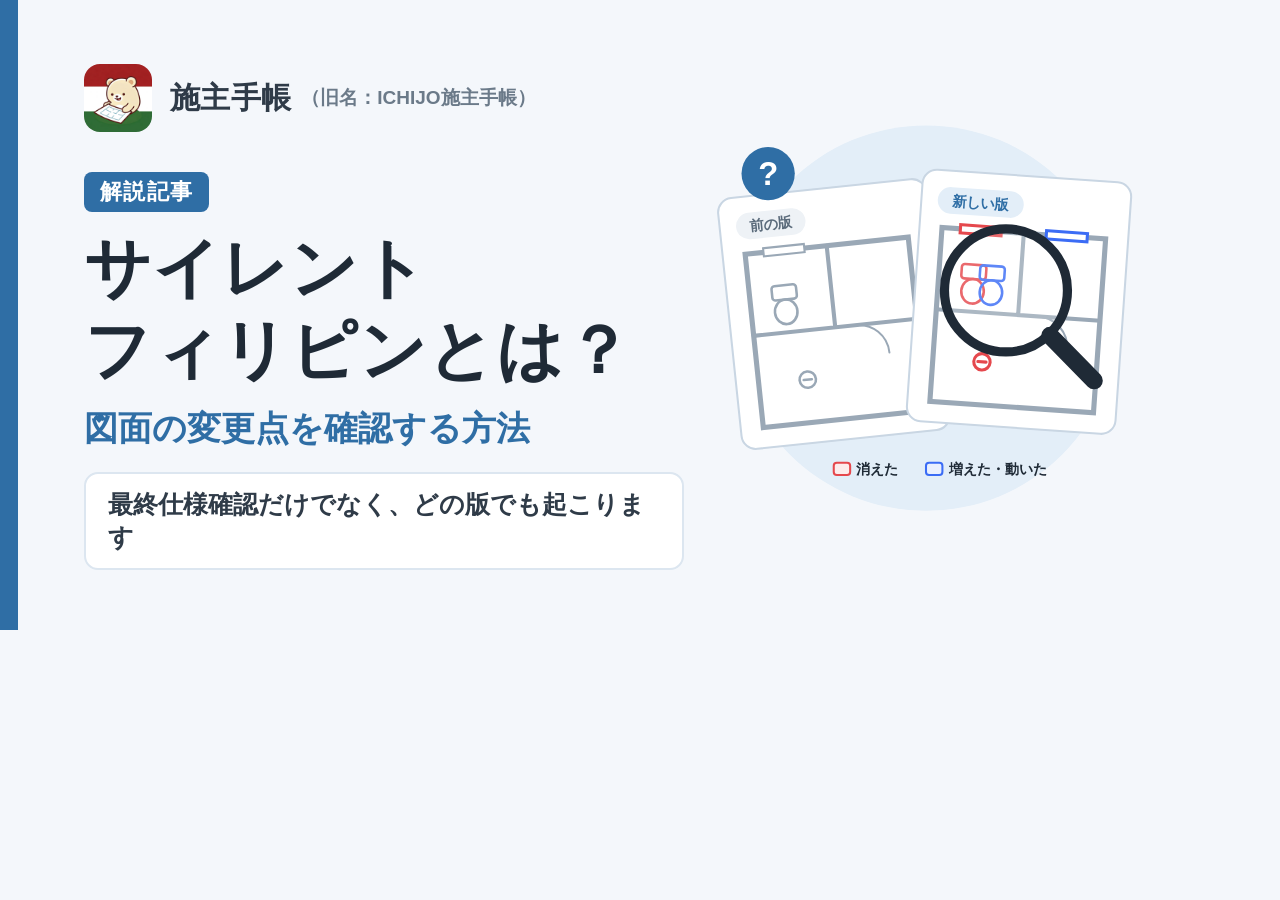
<file: tools/ogp/change_check.html>
<!DOCTYPE html>
<html lang="ja">
<head>
<meta charset="utf-8">
<style>
  *{margin:0;padding:0;box-sizing:border-box}
  html,body{width:1200px;height:630px;overflow:hidden}
  body{
    font-family:"Hiragino Sans","Hiragino Kaku Gothic ProN",sans-serif;
    background:#F4F7FB;color:#1F2A36;position:relative;
  }
  .bar{position:absolute;left:0;top:0;bottom:0;width:18px;background:#2F6EA5}
  .wrap{position:absolute;left:84px;top:64px;width:600px;bottom:60px}
  .brand{display:flex;align-items:center;gap:18px}
  .brand img{width:68px;height:68px;border-radius:16px}
  .brand .name{font-size:30px;font-weight:700;color:#2F3B48;letter-spacing:.01em}
  .brand span{white-space:nowrap}
  .brand .old{font-size:19px;font-weight:600;color:#6B7A89;margin-left:-8px}
  .brand .pill{font-size:17px;font-weight:600;color:#2F6EA5;border:2px solid #9DBCD9;
    border-radius:999px;padding:3px 14px;margin-left:4px}
  .tag{display:inline-block;margin-top:40px;font-size:22px;font-weight:700;color:#fff;
    background:#2F6EA5;border-radius:8px;padding:5px 16px;letter-spacing:.06em}
  h1{margin-top:16px;font-size:66px;line-height:1.24;font-weight:800;letter-spacing:.01em}
  .sub{margin-top:14px;font-size:34px;font-weight:700;color:#2F6EA5}
  .hook{position:absolute;left:0;bottom:0;font-size:25px;font-weight:600;color:#2F3B48;
    background:#fff;border:2px solid #DCE6F0;border-radius:14px;padding:14px 22px}
  .visual{position:absolute;right:28px;top:108px;width:492px;height:410px}
</style>
</head>
<body>
  <div class="bar"></div>
  <img class="visual" src="../../docs/guide/change-check/hero.svg" alt="">
  <div class="wrap">
    <div class="brand">
      <img src="../../docs/images/apple-touch-icon.png" alt="">
      <span class="name">施主手帳</span>
      <span class="old">（旧名：ICHIJO施主手帳）</span>
    </div>
    <div class="tag">解説記事</div>
    <h1>サイレント<br>フィリピンとは？</h1>
    <div class="sub">図面の変更点を確認する方法</div>
    <div class="hook">最終仕様確認だけでなく、どの版でも起こります</div>
  </div>
</body>
</html>
</file>
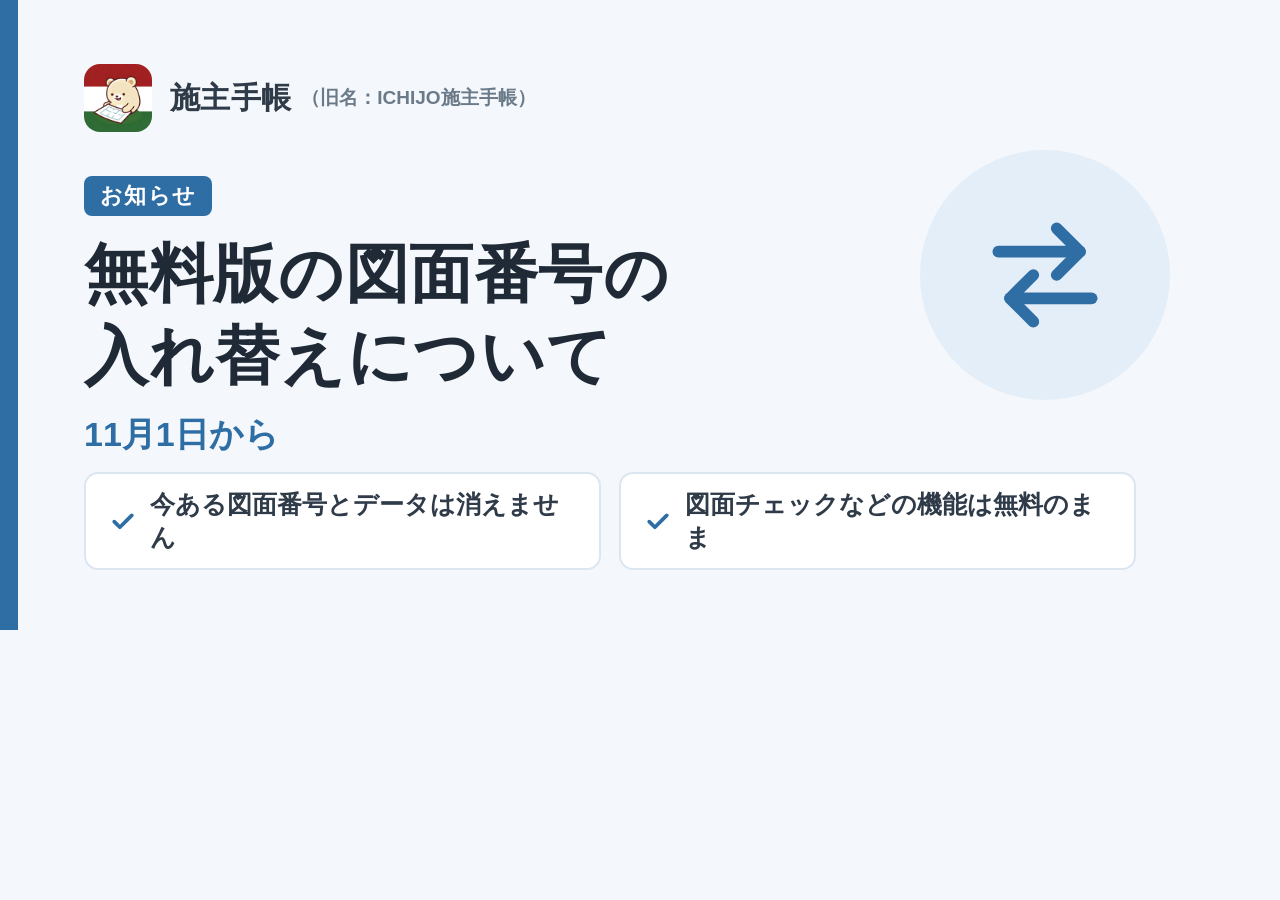
<file: tools/ogp/drawing_limit.html>
<!DOCTYPE html>
<html lang="ja">
<head>
<meta charset="utf-8">
<style>
  *{margin:0;padding:0;box-sizing:border-box}
  html,body{width:1200px;height:630px;overflow:hidden}
  body{
    font-family:"Hiragino Sans","Hiragino Kaku Gothic ProN",sans-serif;
    background:#F4F7FB;color:#1F2A36;position:relative;
  }
  .bar{position:absolute;left:0;top:0;bottom:0;width:18px;background:#2F6EA5}
  .wrap{position:absolute;left:84px;top:64px;right:64px;bottom:60px}
  .brand{display:flex;align-items:center;gap:18px}
  .brand img{width:68px;height:68px;border-radius:16px}
  .brand .name{font-size:30px;font-weight:700;color:#2F3B48;letter-spacing:.01em}
  .brand .old{font-size:19px;font-weight:600;color:#6B7A89;margin-left:-8px}
  .brand .pill{font-size:17px;font-weight:600;color:#2F6EA5;border:2px solid #9DBCD9;
    border-radius:999px;padding:3px 14px;margin-left:4px}
  .tag{display:inline-block;margin-top:44px;font-size:22px;font-weight:700;color:#fff;
    background:#2F6EA5;border-radius:8px;padding:5px 16px;letter-spacing:.06em}
  h1{margin-top:18px;font-size:64px;line-height:1.28;font-weight:800;letter-spacing:.01em}
  .date{margin-top:14px;font-size:34px;font-weight:700;color:#2F6EA5}
  .points{position:absolute;left:0;bottom:0;display:flex;gap:18px}
  .pt{display:flex;align-items:center;gap:12px;background:#fff;border:2px solid #DCE6F0;
    border-radius:14px;padding:14px 22px;font-size:25px;font-weight:600;color:#2F3B48}
  .pt svg{flex:none}
  .swap{position:absolute;right:30px;top:150px;width:250px;height:250px;border-radius:50%;
    background:#E3EEF8;display:flex;align-items:center;justify-content:center}
</style>
</head>
<body>
  <div class="bar"></div>
  <div class="swap">
    <svg width="140" height="140" viewBox="0 0 24 24" fill="none" stroke="#2F6EA5"
         stroke-width="2" stroke-linecap="round" stroke-linejoin="round">
      <path d="M4 8h14"/><path d="M14 4l4 4-4 4"/>
      <path d="M20 16H6"/><path d="M10 12l-4 4 4 4"/>
    </svg>
  </div>
  <div class="wrap">
    <div class="brand">
      <img src="../../docs/images/apple-touch-icon.png" alt="">
      <span class="name">施主手帳</span>
      <span class="old">（旧名：ICHIJO施主手帳）</span>
    </div>
    <div class="tag">お知らせ</div>
    <h1>無料版の図面番号の<br>入れ替えについて</h1>
    <div class="date">11月1日から</div>
    <div class="points">
      <div class="pt">
        <svg width="30" height="30" viewBox="0 0 24 24" fill="none" stroke="#2F6EA5" stroke-width="3"
             stroke-linecap="round" stroke-linejoin="round"><path d="M5 12.5l4.5 4.5L19 7.5"/></svg>
        今ある図面番号とデータは消えません
      </div>
      <div class="pt">
        <svg width="30" height="30" viewBox="0 0 24 24" fill="none" stroke="#2F6EA5" stroke-width="3"
             stroke-linecap="round" stroke-linejoin="round"><path d="M5 12.5l4.5 4.5L19 7.5"/></svg>
        図面チェックなどの機能は無料のまま
      </div>
    </div>
  </div>
</body>
</html>
</file>
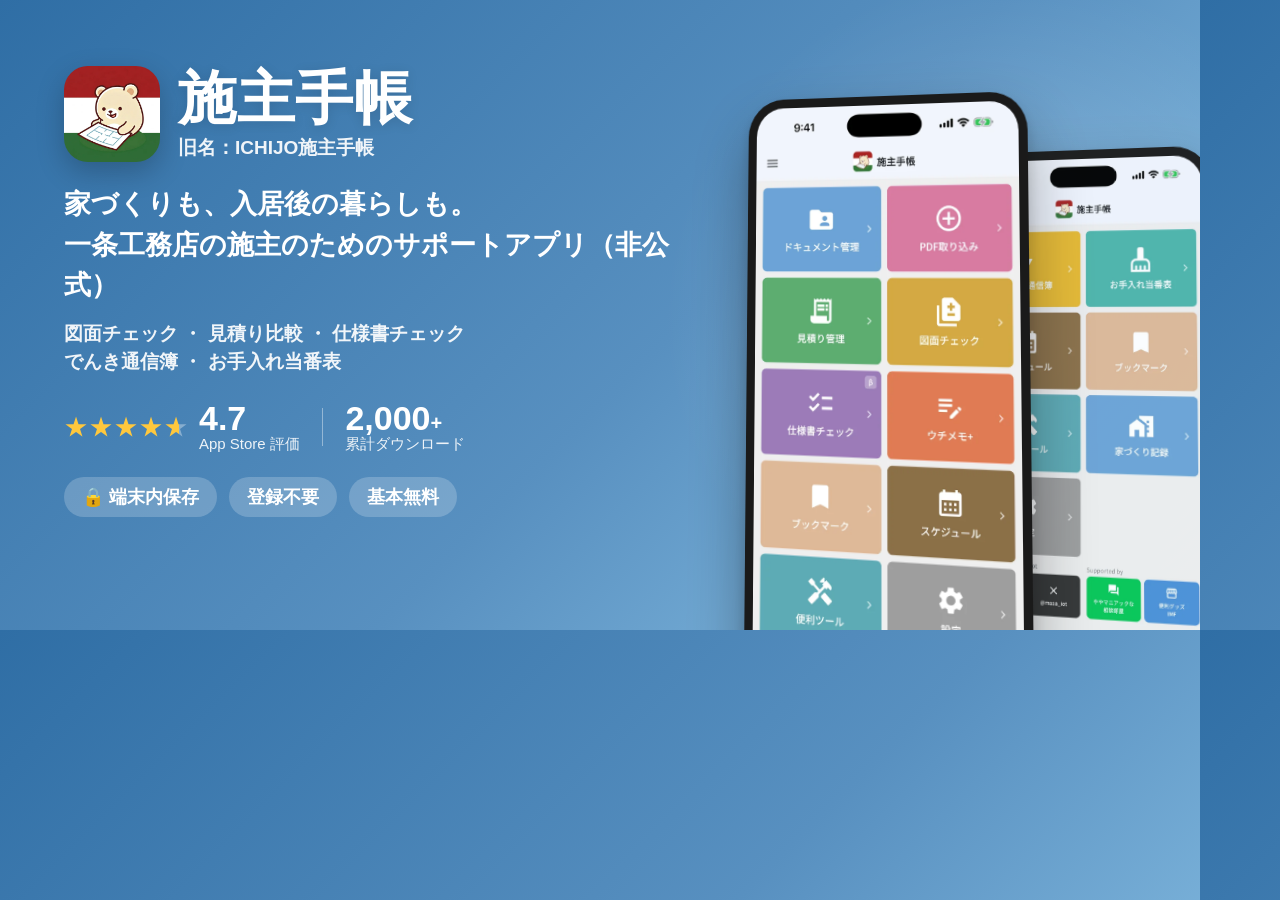
<file: tools/ogp/ogp.html>
<!DOCTYPE html><html lang="ja"><head><meta charset="UTF-8">
<style>
*{box-sizing:border-box;margin:0;padding:0}
html,body{width:1200px;height:630px;overflow:hidden}
body{font-family:"Hiragino Sans","Hiragino Kaku Gothic ProN","Noto Sans JP",sans-serif;color:#fff;
  background:linear-gradient(135deg,#2F6EA5 0%,#5890c0 55%,#8EC5E8 100%);position:relative}
.left{position:absolute;left:64px;top:66px;width:640px}
.brand{display:flex;align-items:center;gap:18px;margin-bottom:22px}
.brand img{width:96px;height:96px;border-radius:24px;box-shadow:0 10px 28px rgba(0,0,0,.22);background:#fff}
.brand .t{display:flex;flex-direction:column;gap:8px}
.brand .pill{display:inline-block;align-self:flex-start;font-size:17px;font-weight:700;background:rgba(255,255,255,.22);border:1.5px solid rgba(255,255,255,.55);border-radius:999px;padding:4px 14px}
.brand .name{font-size:58px;font-weight:800;line-height:1.05;letter-spacing:.01em;text-shadow:0 2px 12px rgba(0,0,0,.12)}
.brand .old{font-size:19px;font-weight:700;opacity:.92;line-height:1.2}
.tag{font-size:27px;font-weight:700;line-height:1.5;margin-bottom:14px}
.feat{font-size:19px;font-weight:600;opacity:.92;line-height:1.5;margin-bottom:24px}
.feat b{font-weight:700;opacity:1}
.proof{display:flex;align-items:center;gap:22px;margin-bottom:24px}
.proof .item{display:flex;align-items:center;gap:10px}
.stars{font-size:24px;letter-spacing:1px;line-height:1;background:linear-gradient(90deg,#FFC83D 92%,rgba(255,255,255,.35) 92%);-webkit-background-clip:text;background-clip:text;color:transparent}
.num{font-size:34px;font-weight:800;line-height:1}
.num small{font-size:20px;font-weight:700}
.lbl{font-size:15px;opacity:.9;line-height:1.2}
.sep{width:1.5px;height:38px;background:rgba(255,255,255,.4)}
.tags{display:flex;gap:12px}
.tags span{font-size:18px;font-weight:700;background:rgba(255,255,255,.2);border-radius:999px;padding:8px 18px}
.phone{position:absolute;border:9px solid #1a1a1a;border-bottom:none;border-radius:38px 38px 0 0;background:#000;box-shadow:0 18px 50px rgba(0,0,0,.3);overflow:hidden}
.phone img{display:block;width:100%;height:auto}
.glow{position:absolute;left:650px;top:-40px;width:720px;height:720px;border-radius:50%;
  background:radial-gradient(circle,rgba(255,255,255,.22) 0%,rgba(255,255,255,.08) 40%,rgba(255,255,255,0) 68%);z-index:0}
.phone{box-shadow:0 30px 60px rgba(0,0,0,.32),0 6px 14px rgba(0,0,0,.14)}
.p1{left:738px;top:96px;width:292px;z-index:2;transform:perspective(1500px) rotateY(-18deg) rotateX(6deg) rotate(-2deg);transform-origin:center top}
.p2{left:952px;top:150px;width:262px;z-index:1;opacity:.96;transform:perspective(1500px) rotateY(-18deg) rotateX(6deg) rotate(-2deg);transform-origin:center top}
</style></head><body>
<div class="left">
  <div class="brand">
    <img src="../../docs/images/icon.webp" alt="">
    <div class="t"><span class="name">施主手帳</span><span class="old">旧名：ICHIJO施主手帳</span></div>
  </div>
  <p class="tag">家づくりも、入居後の暮らしも。<br>一条工務店の施主のためのサポートアプリ（非公式）</p>
  <p class="feat">図面チェック ・ 見積り比較 ・ 仕様書チェック<br>でんき通信簿 ・ お手入れ当番表</p>
  <div class="proof">
    <div class="item"><span class="stars">★★★★★</span><div><div class="num">4.7</div><div class="lbl">App Store 評価</div></div></div>
    <span class="sep"></span>
    <div class="item"><div><div class="num">2,000<small>+</small></div><div class="lbl">累計ダウンロード</div></div></div>
  </div>
  <div class="tags"><span>🔒 端末内保存</span><span>登録不要</span><span>基本無料</span></div>
</div>
<div class="glow"></div>
<div class="phone p1"><img src="../../docs/images/home_ieduzukuri.webp" alt=""></div>
<div class="phone p2"><img src="../../docs/images/home_living.webp" alt=""></div>
</body></html>
</file>
